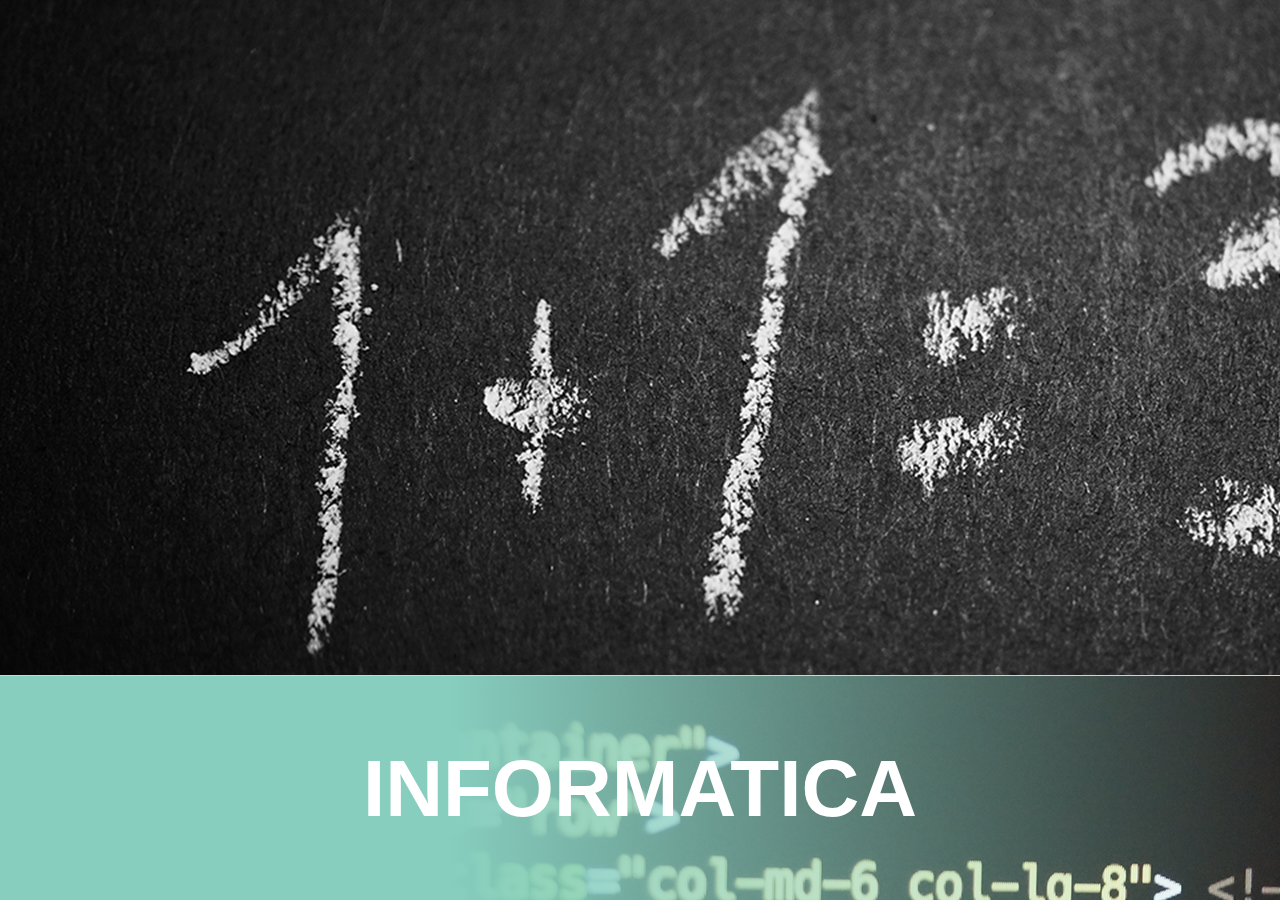
<file: index.html>
﻿<!DOCTYPE html>
<html>
<head>
    <meta charset="utf-8" />
    <meta name="viewport" content="width=device-width, initial-scale=1.0">
    <link href="css/reset.css" rel="stylesheet" />
    <link href="css/style.css" rel="stylesheet" />
    <title>Mate-info</title>
</head>
<body>
    <div id="container-index">
        <section id="mate"><p class="text-mate">Matematica</p></section>
        <section id="info"><p class="text-info">Informatica</p></section>
    </div>
</body>
<script src="https://code.jquery.com/jquery-3.3.1.min.js"
        integrity="sha256-FgpCb/KJQlLNfOu91ta32o/NMZxltwRo8QtmkMRdAu8="
        crossorigin="anonymous"></script>
<script src="js/js.js"></script>
</html>
</file>
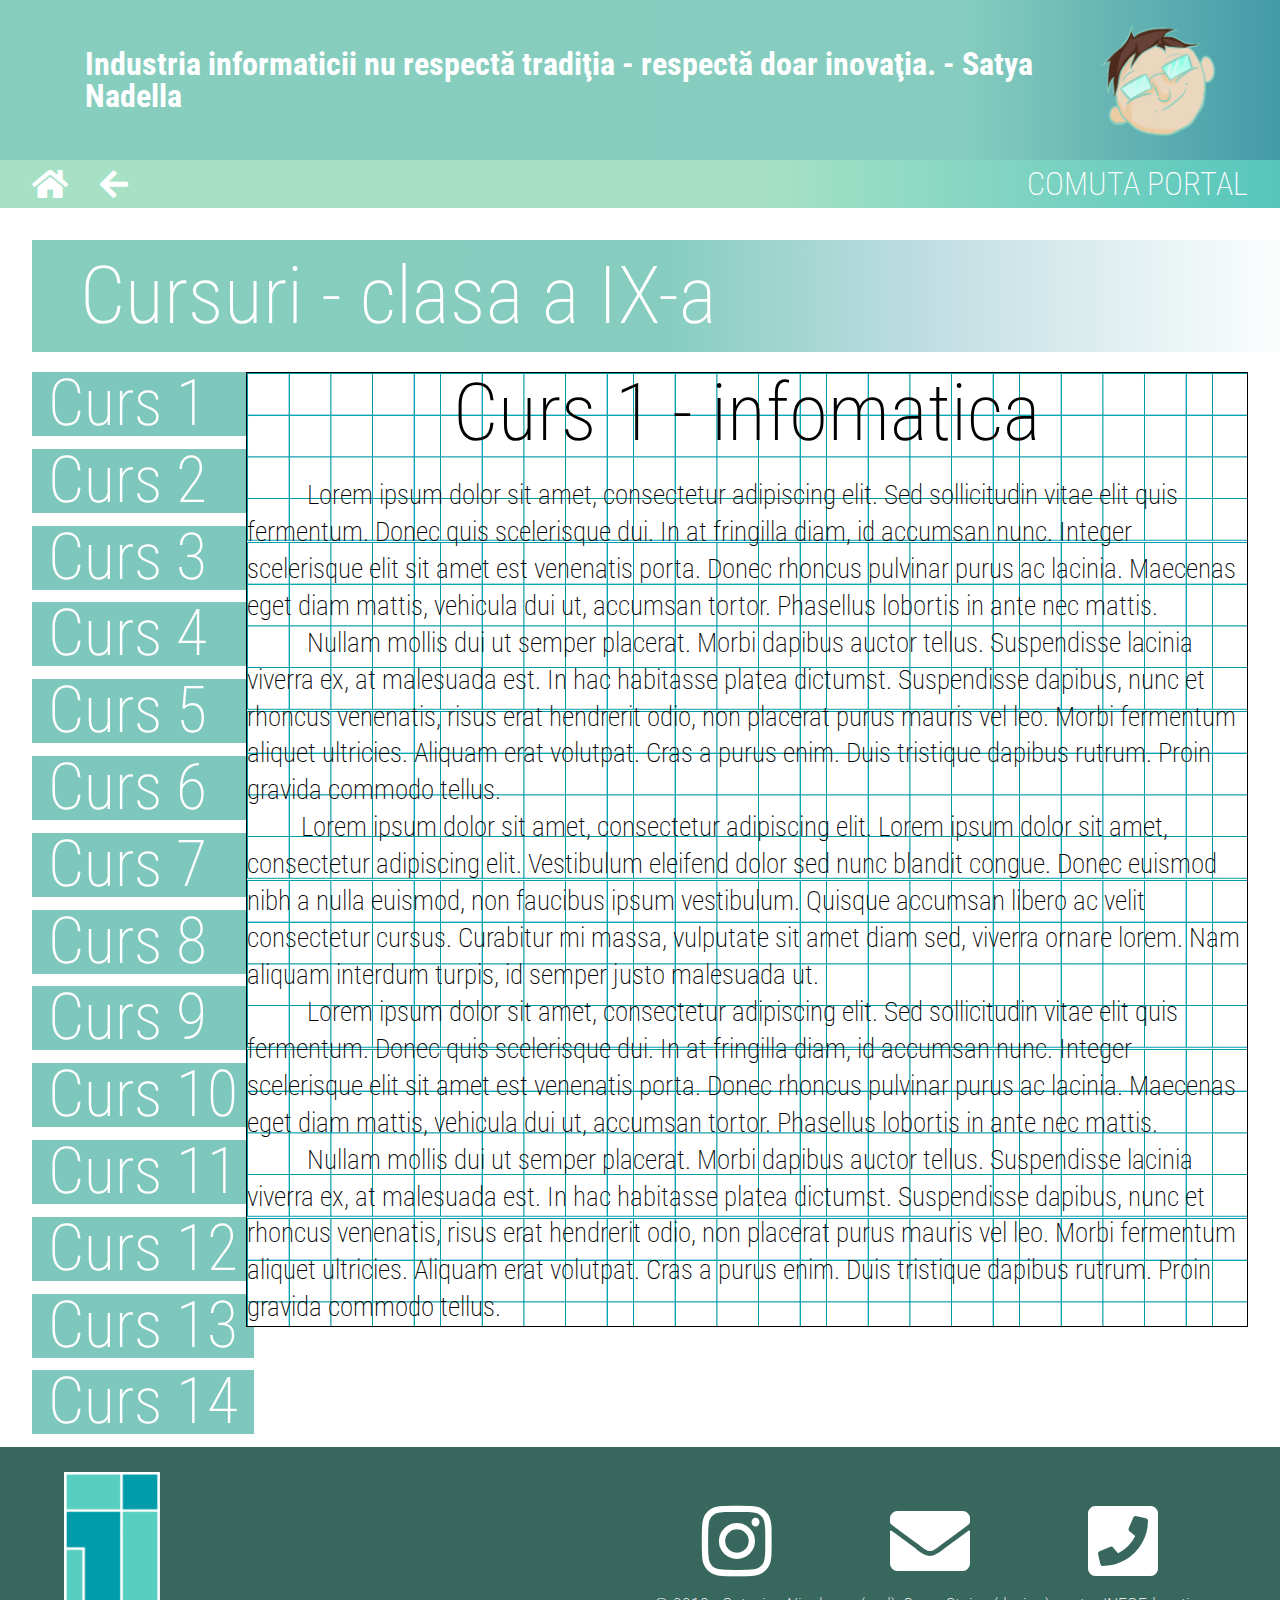
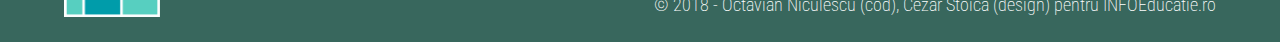
<file: cursuri-info.html>
﻿<!DOCTYPE html>
<html>
<head>
    <meta charset="utf-8" />
    <meta name="viewport" content="width=device-width, initial-scale=1.0">
    <link href="css/reset.css" rel="stylesheet" />
    <link href="css/fontawesome-all.min.css" rel="stylesheet" />
    <link href="https://fonts.googleapis.com/css?family=Roboto+Condensed:400,700" rel="stylesheet">
    <link href="css/style.css" rel="stylesheet" />
    <title>Cursuri Info</title>
</head>
<body>
    <div id="container-info">
        <section id="meniu-info">
            <header class="info-sus">
                <img src="img/info nerd.png" class="info-sus-nerd" />
                <h1 class="citat-info-sus">Industria informaticii nu respectă tradiţia - respectă doar inovaţia. - Satya Nadella</h1>
            </header>
            <nav class="nav-bar-pagina-info">
                <a href="index.html" class="home-info"><i class="fas fa-home"></i></a>
                <a href="pagina-info.html" class="back-mate"><i class="fas fa-arrow-left"></i></a>
                <a href="pagina-mate.html" class="comutare-info">COMUTA PORTAL</a>
            </nav>
            <article id="cursuri-info-centru">
                <h1 class="semestrul1-cursuri-info">Cursuri - clasa a IX-a</h1>
                <ul class="cursuri-info-lista">
                    <li class="cursuri-info-1">Curs 1</li>
                    <li class="cursuri-info-2">Curs 2</li>
                    <li class="cursuri-info-3">Curs 3</li>
                    <li>Curs 4</li>
                    <li>Curs 5</li>
                    <li>Curs 6</li>
                    <li>Curs 7</li>
                    <li>Curs 8</li>
                    <li>Curs 9</li>
                    <li>Curs 10</li>
                    <li>Curs 11</li>
                    <li>Curs 12</li>
                    <li>Curs 13</li>
                    <li>Curs 14</li>
                </ul>
                <aside class="fereastra-info-curs-1">
                    <h1 class="header-info-curs-1">Curs 1 - infomatica</h1>
                    <p>
                        &emsp; &emsp; Lorem ipsum dolor sit amet, consectetur adipiscing elit. Sed sollicitudin vitae elit quis fermentum. Donec quis scelerisque dui. In at fringilla diam, id accumsan nunc. Integer scelerisque elit sit amet est venenatis porta. Donec rhoncus pulvinar purus ac lacinia. Maecenas eget diam mattis, vehicula dui ut, accumsan tortor. Phasellus lobortis in ante nec mattis.<br />
                        &emsp; &emsp; Nullam mollis dui ut semper placerat. Morbi dapibus auctor tellus. Suspendisse lacinia viverra ex, at malesuada est. In hac habitasse platea dictumst. Suspendisse dapibus, nunc et rhoncus venenatis, risus erat hendrerit odio, non placerat purus mauris vel leo. Morbi fermentum aliquet ultricies. Aliquam erat volutpat. Cras a purus enim. Duis tristique dapibus rutrum. Proin gravida commodo tellus.<br />

                        &emsp; &emsp;Lorem ipsum dolor sit amet, consectetur adipiscing elit. Lorem ipsum dolor sit amet, consectetur adipiscing elit. Vestibulum eleifend dolor sed nunc blandit congue. Donec euismod nibh a nulla euismod, non faucibus ipsum vestibulum. Quisque accumsan libero ac velit consectetur cursus. Curabitur mi massa, vulputate sit amet diam sed, viverra ornare lorem. Nam aliquam interdum turpis, id semper justo malesuada ut. <br />
                        &emsp; &emsp; Lorem ipsum dolor sit amet, consectetur adipiscing elit. Sed sollicitudin vitae elit quis fermentum. Donec quis scelerisque dui. In at fringilla diam, id accumsan nunc. Integer scelerisque elit sit amet est venenatis porta. Donec rhoncus pulvinar purus ac lacinia. Maecenas eget diam mattis, vehicula dui ut, accumsan tortor. Phasellus lobortis in ante nec mattis.<br />
                        &emsp; &emsp; Nullam mollis dui ut semper placerat. Morbi dapibus auctor tellus. Suspendisse lacinia viverra ex, at malesuada est. In hac habitasse platea dictumst. Suspendisse dapibus, nunc et rhoncus venenatis, risus erat hendrerit odio, non placerat purus mauris vel leo. Morbi fermentum aliquet ultricies. Aliquam erat volutpat. Cras a purus enim. Duis tristique dapibus rutrum. Proin gravida commodo tellus.<br />
                    </p>
                </aside>
                <aside class="fereastra-info-curs-2">
                    <h1 class="header-info-curs-2">Curs 2 - infomatica</h1>
                    <p>
                        &emsp; &emsp; Lorem ipsum dolor sit amet, consectetur adipiscing elit. Sed sollicitudin vitae elit quis fermentum. Donec quis scelerisque dui. In at fringilla diam, id accumsan nunc. Integer scelerisque elit sit amet est venenatis porta. Donec rhoncus pulvinar purus ac lacinia. Maecenas eget diam mattis, vehicula dui ut, accumsan tortor. Phasellus lobortis in ante nec mattis.<br />
                        &emsp; &emsp; Nullam mollis dui ut semper placerat. Morbi dapibus auctor tellus. Suspendisse lacinia viverra ex, at malesuada est. In hac habitasse platea dictumst. Suspendisse dapibus, nunc et rhoncus venenatis, risus erat hendrerit odio, non placerat purus mauris vel leo. Morbi fermentum aliquet ultricies. Aliquam erat volutpat. Cras a purus enim. Duis tristique dapibus rutrum. Proin gravida commodo tellus.<br />

                        &emsp; &emsp;Lorem ipsum dolor sit amet, consectetur adipiscing elit. Lorem ipsum dolor sit amet, consectetur adipiscing elit. Vestibulum eleifend dolor sed nunc blandit congue. Donec euismod nibh a nulla euismod, non faucibus ipsum vestibulum. Quisque accumsan libero ac velit consectetur cursus. Curabitur mi massa, vulputate sit amet diam sed, viverra ornare lorem. Nam aliquam interdum turpis, id semper justo malesuada ut. <br />
                        &emsp; &emsp; Lorem ipsum dolor sit amet, consectetur adipiscing elit. Sed sollicitudin vitae elit quis fermentum. Donec quis scelerisque dui. In at fringilla diam, id accumsan nunc. Integer scelerisque elit sit amet est venenatis porta. Donec rhoncus pulvinar purus ac lacinia. Maecenas eget diam mattis, vehicula dui ut, accumsan tortor. Phasellus lobortis in ante nec mattis.<br />
                        &emsp; &emsp; Nullam mollis dui ut semper placerat. Morbi dapibus auctor tellus. Suspendisse lacinia viverra ex, at malesuada est. In hac habitasse platea dictumst. Suspendisse dapibus, nunc et rhoncus venenatis, risus erat hendrerit odio, non placerat purus mauris vel leo. Morbi fermentum aliquet ultricies. Aliquam erat volutpat. Cras a purus enim. Duis tristique dapibus rutrum. Proin gravida commodo tellus.<br />
                    </p>
                </aside>
                <aside class="fereastra-info-curs-3">
                    <h1 class="header-info-curs-3">Curs 3 - infomatica</h1>
                    <p>
                        &emsp; &emsp; Lorem ipsum dolor sit amet, consectetur adipiscing elit. Sed sollicitudin vitae elit quis fermentum. Donec quis scelerisque dui. In at fringilla diam, id accumsan nunc. Integer scelerisque elit sit amet est venenatis porta. Donec rhoncus pulvinar purus ac lacinia. Maecenas eget diam mattis, vehicula dui ut, accumsan tortor. Phasellus lobortis in ante nec mattis.<br />
                        &emsp; &emsp; Nullam mollis dui ut semper placerat. Morbi dapibus auctor tellus. Suspendisse lacinia viverra ex, at malesuada est. In hac habitasse platea dictumst. Suspendisse dapibus, nunc et rhoncus venenatis, risus erat hendrerit odio, non placerat purus mauris vel leo. Morbi fermentum aliquet ultricies. Aliquam erat volutpat. Cras a purus enim. Duis tristique dapibus rutrum. Proin gravida commodo tellus.<br />

                        &emsp; &emsp;Lorem ipsum dolor sit amet, consectetur adipiscing elit. Lorem ipsum dolor sit amet, consectetur adipiscing elit. Vestibulum eleifend dolor sed nunc blandit congue. Donec euismod nibh a nulla euismod, non faucibus ipsum vestibulum. Quisque accumsan libero ac velit consectetur cursus. Curabitur mi massa, vulputate sit amet diam sed, viverra ornare lorem. Nam aliquam interdum turpis, id semper justo malesuada ut. <br />
                        &emsp; &emsp; Lorem ipsum dolor sit amet, consectetur adipiscing elit. Sed sollicitudin vitae elit quis fermentum. Donec quis scelerisque dui. In at fringilla diam, id accumsan nunc. Integer scelerisque elit sit amet est venenatis porta. Donec rhoncus pulvinar purus ac lacinia. Maecenas eget diam mattis, vehicula dui ut, accumsan tortor. Phasellus lobortis in ante nec mattis.<br />
                        &emsp; &emsp; Nullam mollis dui ut semper placerat. Morbi dapibus auctor tellus. Suspendisse lacinia viverra ex, at malesuada est. In hac habitasse platea dictumst. Suspendisse dapibus, nunc et rhoncus venenatis, risus erat hendrerit odio, non placerat purus mauris vel leo. Morbi fermentum aliquet ultricies. Aliquam erat volutpat. Cras a purus enim. Duis tristique dapibus rutrum. Proin gravida commodo tellus.<br />
                    </p>
                </aside>
            </article>
            <footer class="info-jos">
                <div id="contact-footer">
                    <img src="img/logo web .png" class="logo-mateinfo" />
                    <div class="footer-social">
                        <i class="fab fa-instagram"></i>
                        <i class="fas fa-envelope"></i>
                        <i class="fas fa-phone-square"></i>
                        <h6 class="info-jos-text">© 2018 - Octavian Niculescu (cod), Cezar Stoica (design) pentru INFOEducatie.ro</h6>
                    </div>
                </div>

            </footer>
        </section>
    </div>
</body>
<script src="https://code.jquery.com/jquery-3.3.1.min.js"
        integrity="sha256-FgpCb/KJQlLNfOu91ta32o/NMZxltwRo8QtmkMRdAu8="
        crossorigin="anonymous"></script>
<script src="js/js.js"></script>
</html>
</file>
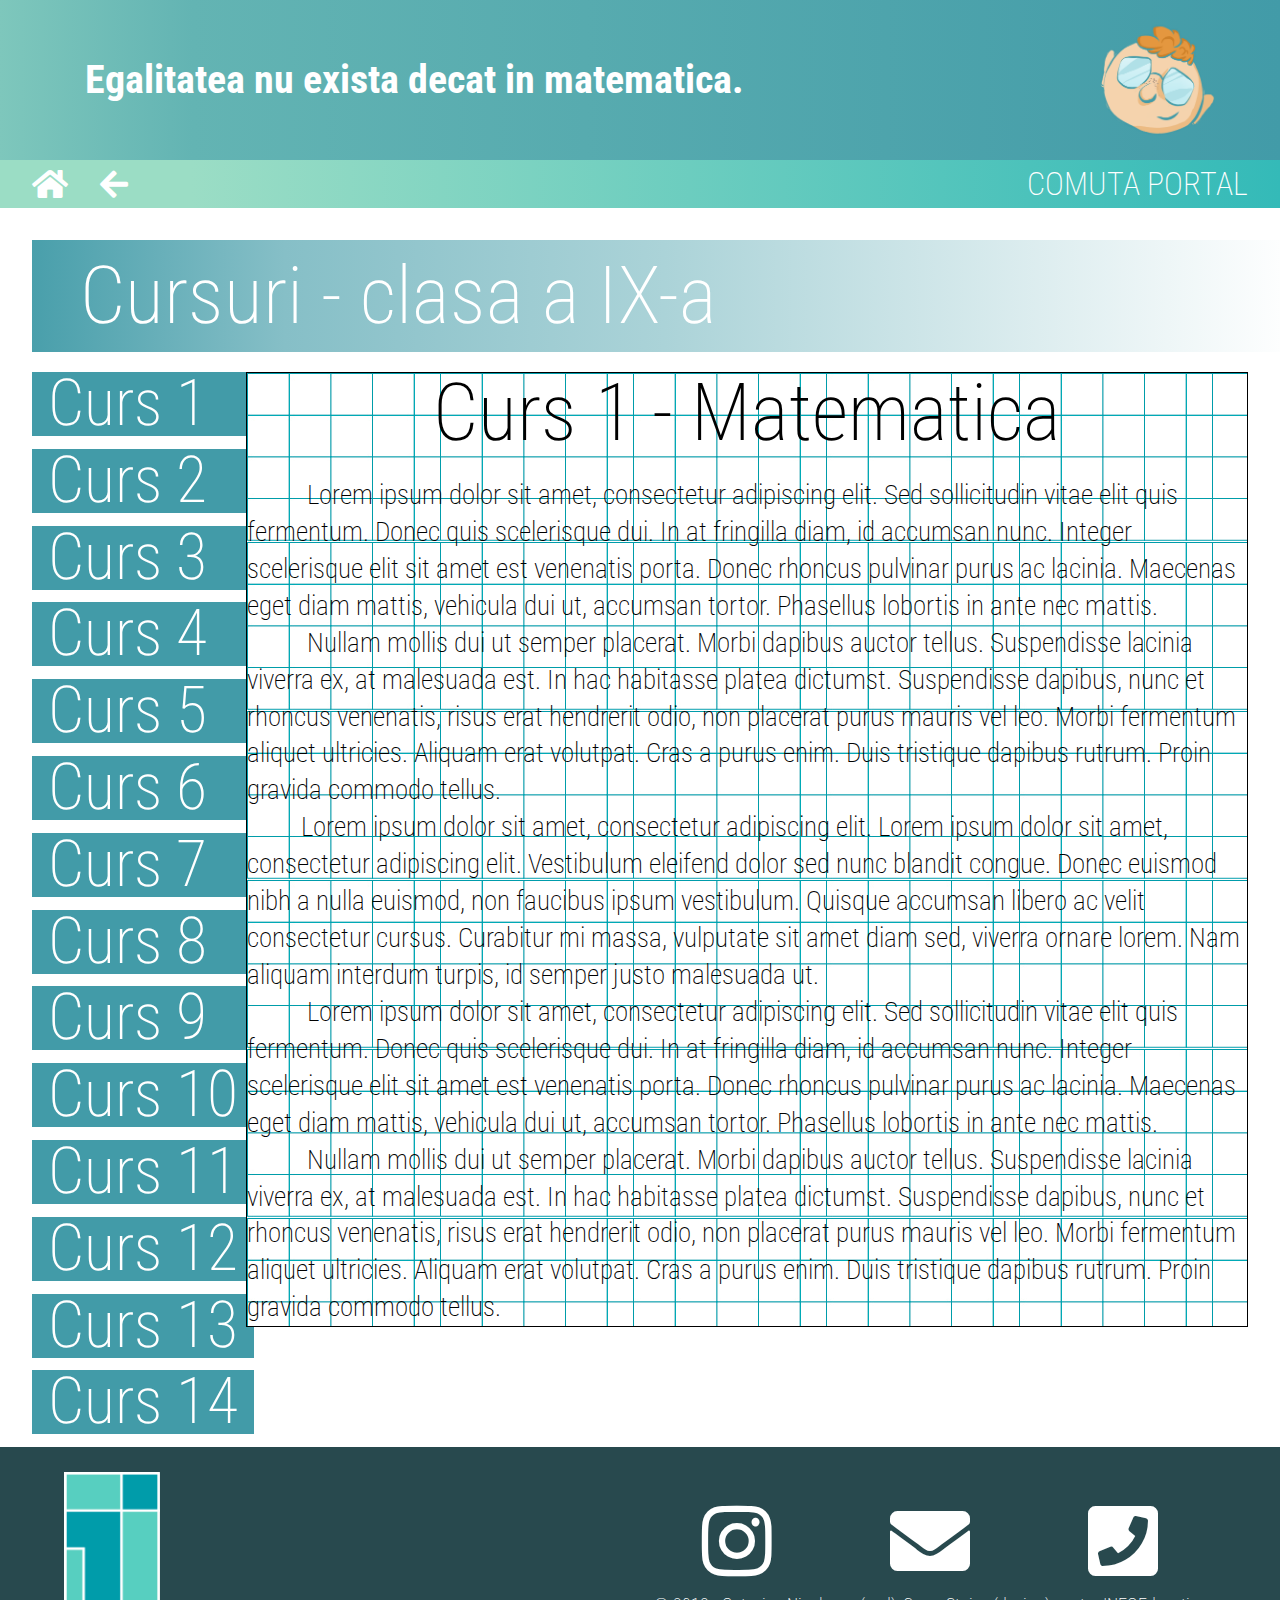
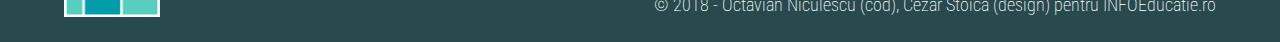
<file: cursuri-mate.html>
﻿<!DOCTYPE html>
<html>
<head>
    <meta charset="utf-8" />
    <meta name="viewport" content="width=device-width, initial-scale=1.0">
    <link href="css/reset.css" rel="stylesheet" />
    <link href="css/fontawesome-all.min.css" rel="stylesheet" />
    <link href="https://fonts.googleapis.com/css?family=Roboto+Condensed:400,700" rel="stylesheet">
    <link href="css/style.css" rel="stylesheet" />
    <title>Cursuri Mate</title>
</head>
<body>
    <div id="container-mate">
        <section id="cursuri-mate-container">
            <header class="mate-sus">
                <img src="img/mate nerd.png" class="mate-sus-nerd" />
                <h1 class="citat-mate-sus">Egalitatea nu exista decat in matematica.</h1>
            </header>
            <nav class="nav-bar-pagina-mate">
                <a href="index.html" class="home-mate"><i class="fas fa-home"></i></a>
                <a href="pagina-mate.html" class="back-mate"><i class="fas fa-arrow-left"></i></a>
                <a href="pagina-info.html" class="comutare-mate">COMUTA PORTAL</a>
            </nav>
            <article id="cursuri-mate-centru">
                <h1 class="semestrul1-cursuri-mate">Cursuri - clasa a IX-a</h1>
                <ul class="cursuri-mate-lista">
                    <li class="cursuri-mate-1">Curs 1</li>
                    <li class="cursuri-mate-2">Curs 2</li>
                    <li class="cursuri-mate-3">Curs 3</li>
                    <li>Curs 4</li>
                    <li>Curs 5</li>
                    <li>Curs 6</li>
                    <li>Curs 7</li>
                    <li>Curs 8</li>
                    <li>Curs 9</li>
                    <li>Curs 10</li>
                    <li>Curs 11</li>
                    <li>Curs 12</li>
                    <li>Curs 13</li>
                    <li>Curs 14</li>
                </ul>
                <aside class="fereastra-mate-curs-1">
                    <h1 class="header-mate-curs-1">Curs 1 - Matematica</h1>
                    <p>&emsp; &emsp; Lorem ipsum dolor sit amet, consectetur adipiscing elit. Sed sollicitudin vitae elit quis fermentum. Donec quis scelerisque dui. In at fringilla diam, id accumsan nunc. Integer scelerisque elit sit amet est venenatis porta. Donec rhoncus pulvinar purus ac lacinia. Maecenas eget diam mattis, vehicula dui ut, accumsan tortor. Phasellus lobortis in ante nec mattis.<br/>
                        &emsp; &emsp; Nullam mollis dui ut semper placerat. Morbi dapibus auctor tellus. Suspendisse lacinia viverra ex, at malesuada est. In hac habitasse platea dictumst. Suspendisse dapibus, nunc et rhoncus venenatis, risus erat hendrerit odio, non placerat purus mauris vel leo. Morbi fermentum aliquet ultricies. Aliquam erat volutpat. Cras a purus enim. Duis tristique dapibus rutrum. Proin gravida commodo tellus.<br/>

                        &emsp; &emsp;Lorem ipsum dolor sit amet, consectetur adipiscing elit. Lorem ipsum dolor sit amet, consectetur adipiscing elit. Vestibulum eleifend dolor sed nunc blandit congue. Donec euismod nibh a nulla euismod, non faucibus ipsum vestibulum. Quisque accumsan libero ac velit consectetur cursus. Curabitur mi massa, vulputate sit amet diam sed, viverra ornare lorem. Nam aliquam interdum turpis, id semper justo malesuada ut. <br/>
                        &emsp; &emsp; Lorem ipsum dolor sit amet, consectetur adipiscing elit. Sed sollicitudin vitae elit quis fermentum. Donec quis scelerisque dui. In at fringilla diam, id accumsan nunc. Integer scelerisque elit sit amet est venenatis porta. Donec rhoncus pulvinar purus ac lacinia. Maecenas eget diam mattis, vehicula dui ut, accumsan tortor. Phasellus lobortis in ante nec mattis.<br />
                        &emsp; &emsp; Nullam mollis dui ut semper placerat. Morbi dapibus auctor tellus. Suspendisse lacinia viverra ex, at malesuada est. In hac habitasse platea dictumst. Suspendisse dapibus, nunc et rhoncus venenatis, risus erat hendrerit odio, non placerat purus mauris vel leo. Morbi fermentum aliquet ultricies. Aliquam erat volutpat. Cras a purus enim. Duis tristique dapibus rutrum. Proin gravida commodo tellus.<br /></p>
                </aside>
                <aside class="fereastra-mate-curs-2">
                    <h1 class="header-mate-curs-2">Curs 2 - Matematica</h1>
                    <p>
                        &emsp; &emsp; Lorem ipsum dolor sit amet, consectetur adipiscing elit. Sed sollicitudin vitae elit quis fermentum. Donec quis scelerisque dui. In at fringilla diam, id accumsan nunc. Integer scelerisque elit sit amet est venenatis porta. Donec rhoncus pulvinar purus ac lacinia. Maecenas eget diam mattis, vehicula dui ut, accumsan tortor. Phasellus lobortis in ante nec mattis.<br />
                        &emsp; &emsp; Nullam mollis dui ut semper placerat. Morbi dapibus auctor tellus. Suspendisse lacinia viverra ex, at malesuada est. In hac habitasse platea dictumst. Suspendisse dapibus, nunc et rhoncus venenatis, risus erat hendrerit odio, non placerat purus mauris vel leo. Morbi fermentum aliquet ultricies. Aliquam erat volutpat. Cras a purus enim. Duis tristique dapibus rutrum. Proin gravida commodo tellus.<br />

                        &emsp; &emsp;Lorem ipsum dolor sit amet, consectetur adipiscing elit. Lorem ipsum dolor sit amet, consectetur adipiscing elit. Vestibulum eleifend dolor sed nunc blandit congue. Donec euismod nibh a nulla euismod, non faucibus ipsum vestibulum. Quisque accumsan libero ac velit consectetur cursus. Curabitur mi massa, vulputate sit amet diam sed, viverra ornare lorem. Nam aliquam interdum turpis, id semper justo malesuada ut. <br />
                        &emsp; &emsp; Lorem ipsum dolor sit amet, consectetur adipiscing elit. Sed sollicitudin vitae elit quis fermentum. Donec quis scelerisque dui. In at fringilla diam, id accumsan nunc. Integer scelerisque elit sit amet est venenatis porta. Donec rhoncus pulvinar purus ac lacinia. Maecenas eget diam mattis, vehicula dui ut, accumsan tortor. Phasellus lobortis in ante nec mattis.<br />
                        &emsp; &emsp; Nullam mollis dui ut semper placerat. Morbi dapibus auctor tellus. Suspendisse lacinia viverra ex, at malesuada est. In hac habitasse platea dictumst. Suspendisse dapibus, nunc et rhoncus venenatis, risus erat hendrerit odio, non placerat purus mauris vel leo. Morbi fermentum aliquet ultricies. Aliquam erat volutpat. Cras a purus enim. Duis tristique dapibus rutrum. Proin gravida commodo tellus.<br />
                    </p>
                </aside>
                <aside class="fereastra-mate-curs-3">
                    <h1 class="header-mate-curs-3">Curs 3 - Matematica</h1>
                    <p>
                        &emsp; &emsp; Lorem ipsum dolor sit amet, consectetur adipiscing elit. Sed sollicitudin vitae elit quis fermentum. Donec quis scelerisque dui. In at fringilla diam, id accumsan nunc. Integer scelerisque elit sit amet est venenatis porta. Donec rhoncus pulvinar purus ac lacinia. Maecenas eget diam mattis, vehicula dui ut, accumsan tortor. Phasellus lobortis in ante nec mattis.<br />
                        &emsp; &emsp; Nullam mollis dui ut semper placerat. Morbi dapibus auctor tellus. Suspendisse lacinia viverra ex, at malesuada est. In hac habitasse platea dictumst. Suspendisse dapibus, nunc et rhoncus venenatis, risus erat hendrerit odio, non placerat purus mauris vel leo. Morbi fermentum aliquet ultricies. Aliquam erat volutpat. Cras a purus enim. Duis tristique dapibus rutrum. Proin gravida commodo tellus.<br />

                        &emsp; &emsp;Lorem ipsum dolor sit amet, consectetur adipiscing elit. Lorem ipsum dolor sit amet, consectetur adipiscing elit. Vestibulum eleifend dolor sed nunc blandit congue. Donec euismod nibh a nulla euismod, non faucibus ipsum vestibulum. Quisque accumsan libero ac velit consectetur cursus. Curabitur mi massa, vulputate sit amet diam sed, viverra ornare lorem. Nam aliquam interdum turpis, id semper justo malesuada ut. <br />
                        &emsp; &emsp; Lorem ipsum dolor sit amet, consectetur adipiscing elit. Sed sollicitudin vitae elit quis fermentum. Donec quis scelerisque dui. In at fringilla diam, id accumsan nunc. Integer scelerisque elit sit amet est venenatis porta. Donec rhoncus pulvinar purus ac lacinia. Maecenas eget diam mattis, vehicula dui ut, accumsan tortor. Phasellus lobortis in ante nec mattis.<br />
                        &emsp; &emsp; Nullam mollis dui ut semper placerat. Morbi dapibus auctor tellus. Suspendisse lacinia viverra ex, at malesuada est. In hac habitasse platea dictumst. Suspendisse dapibus, nunc et rhoncus venenatis, risus erat hendrerit odio, non placerat purus mauris vel leo. Morbi fermentum aliquet ultricies. Aliquam erat volutpat. Cras a purus enim. Duis tristique dapibus rutrum. Proin gravida commodo tellus.<br />
                    </p>
                </aside>
            </article>
            <footer class="mate-jos">
                <div id="contact-footer">
                    <img src="img/logo web .png" class="logo-mateinfo" />
                    <div class="footer-social">
                        <i class="fab fa-instagram"></i>
                        <i class="fas fa-envelope"></i>
                        <i class="fas fa-phone-square"></i>
                        <h6 class="mate-jos-text">© 2018 - Octavian Niculescu (cod), Cezar Stoica (design) pentru INFOEducatie.ro</h6>
                    </div>
                </div>

            </footer>
        </section>
    </div>
</body>
<script src="https://code.jquery.com/jquery-3.3.1.min.js"
        integrity="sha256-FgpCb/KJQlLNfOu91ta32o/NMZxltwRo8QtmkMRdAu8="
        crossorigin="anonymous"></script>
<script src="js/js.js"></script>
</html>
</file>
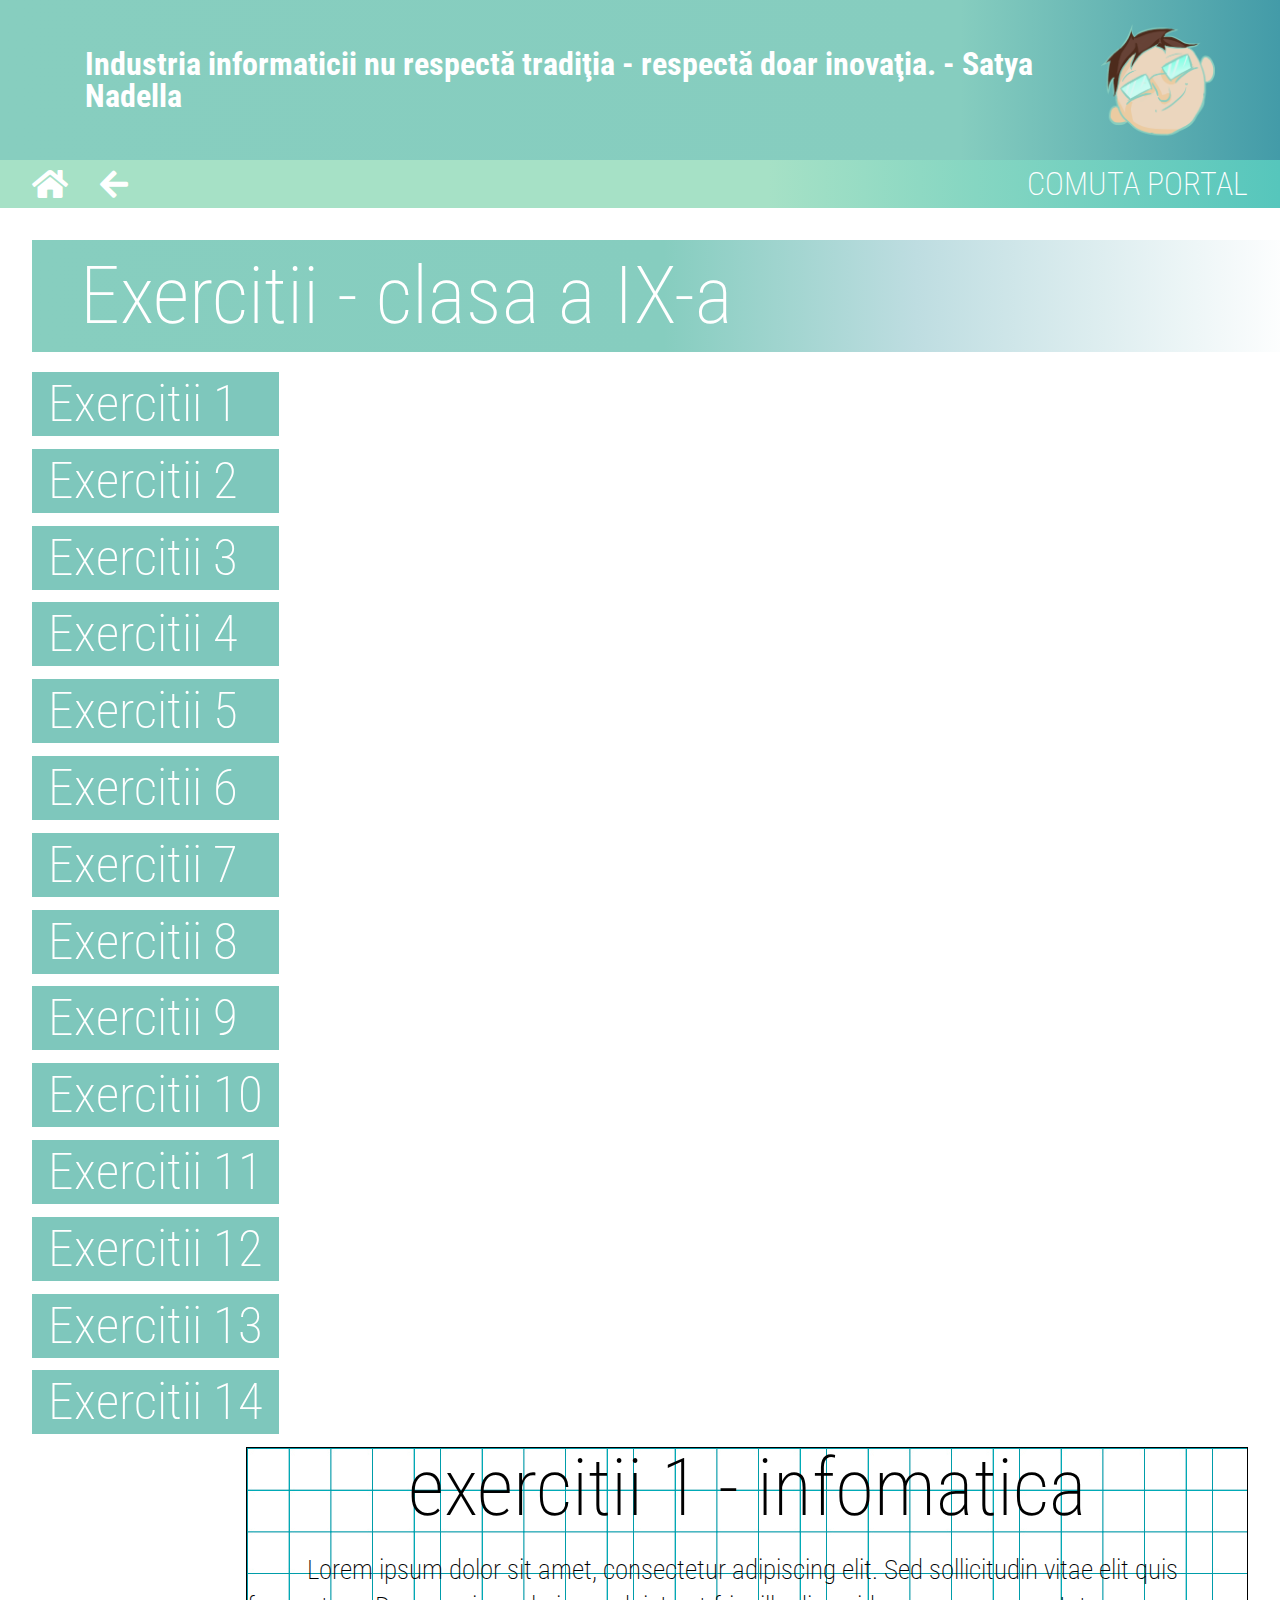
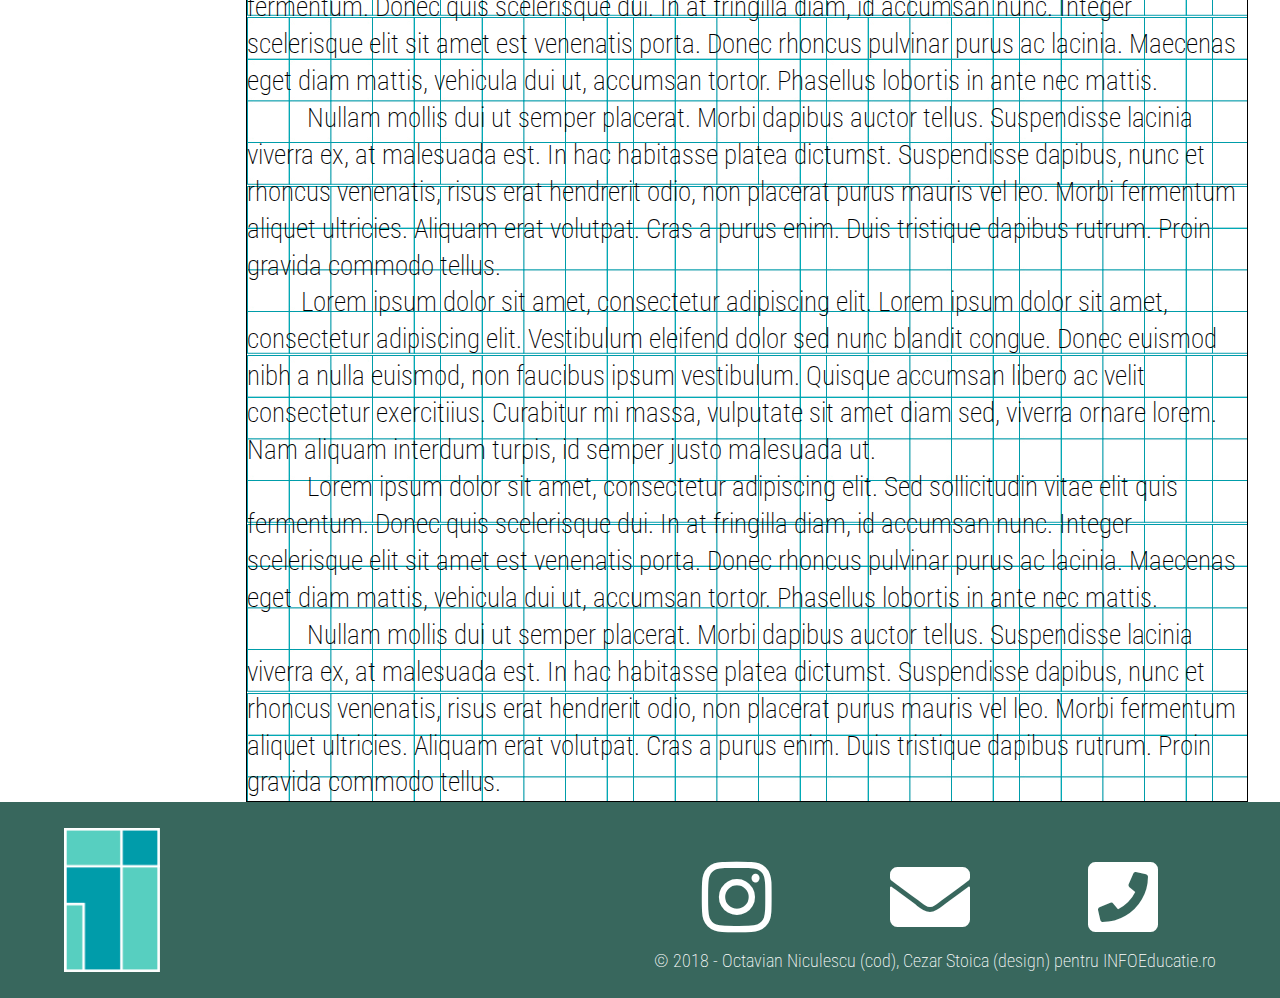
<file: exercitii-info.html>
﻿<!DOCTYPE html>
<html>
<head>
    <meta charset="utf-8" />
    <meta name="viewport" content="width=device-width, initial-scale=1.0">
    <link href="css/reset.css" rel="stylesheet" />
    <link href="css/fontawesome-all.min.css" rel="stylesheet" />
    <link href="https://fonts.googleapis.com/css?family=Roboto+Condensed:400,700" rel="stylesheet">
    <link href="css/style.css" rel="stylesheet" />
    <title>exercitii Info</title>
</head>
<body>
    <div id="container-info">
        <section id="meniu-info">
            <header class="info-sus">
                <img src="img/info nerd.png" class="info-sus-nerd" />
                <h1 class="citat-info-sus">Industria informaticii nu respectă tradiţia - respectă doar inovaţia. - Satya Nadella</h1>
            </header>
            <nav class="nav-bar-pagina-info">
                <a href="index.html" class="home-info"><i class="fas fa-home"></i></a>
                <a href="pagina-info.html" class="back-mate"><i class="fas fa-arrow-left"></i></a>
                <a href="pagina-mate.html" class="comutare-info">COMUTA PORTAL</a>
            </nav>
            <article id="exercitii-info-centru">
                <h1 class="semestrul1-exercitii-info">Exercitii - clasa a IX-a</h1>
                <ul class="exercitii-info-lista">
                    <li class="exercitii-info-1">exercitii 1</li>
                    <li class="exercitii-info-2">exercitii 2</li>
                    <li class="exercitii-info-3">exercitii 3</li>
                    <li>exercitii 4</li>
                    <li>exercitii 5</li>
                    <li>exercitii 6</li>
                    <li>exercitii 7</li>
                    <li>exercitii 8</li>
                    <li>exercitii 9</li>
                    <li>exercitii 10</li>
                    <li>exercitii 11</li>
                    <li>exercitii 12</li>
                    <li>exercitii 13</li>
                    <li>exercitii 14</li>
                </ul>
                <aside class="fereastra-info-exercitii-1">
                    <h1 class="header-info-exercitii-1">exercitii 1 - infomatica</h1>
                    <p>
                        &emsp; &emsp; Lorem ipsum dolor sit amet, consectetur adipiscing elit. Sed sollicitudin vitae elit quis fermentum. Donec quis scelerisque dui. In at fringilla diam, id accumsan nunc. Integer scelerisque elit sit amet est venenatis porta. Donec rhoncus pulvinar purus ac lacinia. Maecenas eget diam mattis, vehicula dui ut, accumsan tortor. Phasellus lobortis in ante nec mattis.<br />
                        &emsp; &emsp; Nullam mollis dui ut semper placerat. Morbi dapibus auctor tellus. Suspendisse lacinia viverra ex, at malesuada est. In hac habitasse platea dictumst. Suspendisse dapibus, nunc et rhoncus venenatis, risus erat hendrerit odio, non placerat purus mauris vel leo. Morbi fermentum aliquet ultricies. Aliquam erat volutpat. Cras a purus enim. Duis tristique dapibus rutrum. Proin gravida commodo tellus.<br />

                        &emsp; &emsp;Lorem ipsum dolor sit amet, consectetur adipiscing elit. Lorem ipsum dolor sit amet, consectetur adipiscing elit. Vestibulum eleifend dolor sed nunc blandit congue. Donec euismod nibh a nulla euismod, non faucibus ipsum vestibulum. Quisque accumsan libero ac velit consectetur exercitiius. Curabitur mi massa, vulputate sit amet diam sed, viverra ornare lorem. Nam aliquam interdum turpis, id semper justo malesuada ut. <br />
                        &emsp; &emsp; Lorem ipsum dolor sit amet, consectetur adipiscing elit. Sed sollicitudin vitae elit quis fermentum. Donec quis scelerisque dui. In at fringilla diam, id accumsan nunc. Integer scelerisque elit sit amet est venenatis porta. Donec rhoncus pulvinar purus ac lacinia. Maecenas eget diam mattis, vehicula dui ut, accumsan tortor. Phasellus lobortis in ante nec mattis.<br />
                        &emsp; &emsp; Nullam mollis dui ut semper placerat. Morbi dapibus auctor tellus. Suspendisse lacinia viverra ex, at malesuada est. In hac habitasse platea dictumst. Suspendisse dapibus, nunc et rhoncus venenatis, risus erat hendrerit odio, non placerat purus mauris vel leo. Morbi fermentum aliquet ultricies. Aliquam erat volutpat. Cras a purus enim. Duis tristique dapibus rutrum. Proin gravida commodo tellus.<br />
                    </p>
                </aside>
                <aside class="fereastra-info-exercitii-2">
                    <h1 class="header-info-exercitii-2">exercitii 2 - infomatica</h1>
                    <p>
                        &emsp; &emsp; Lorem ipsum dolor sit amet, consectetur adipiscing elit. Sed sollicitudin vitae elit quis fermentum. Donec quis scelerisque dui. In at fringilla diam, id accumsan nunc. Integer scelerisque elit sit amet est venenatis porta. Donec rhoncus pulvinar purus ac lacinia. Maecenas eget diam mattis, vehicula dui ut, accumsan tortor. Phasellus lobortis in ante nec mattis.<br />
                        &emsp; &emsp; Nullam mollis dui ut semper placerat. Morbi dapibus auctor tellus. Suspendisse lacinia viverra ex, at malesuada est. In hac habitasse platea dictumst. Suspendisse dapibus, nunc et rhoncus venenatis, risus erat hendrerit odio, non placerat purus mauris vel leo. Morbi fermentum aliquet ultricies. Aliquam erat volutpat. Cras a purus enim. Duis tristique dapibus rutrum. Proin gravida commodo tellus.<br />

                        &emsp; &emsp;Lorem ipsum dolor sit amet, consectetur adipiscing elit. Lorem ipsum dolor sit amet, consectetur adipiscing elit. Vestibulum eleifend dolor sed nunc blandit congue. Donec euismod nibh a nulla euismod, non faucibus ipsum vestibulum. Quisque accumsan libero ac velit consectetur exercitiius. Curabitur mi massa, vulputate sit amet diam sed, viverra ornare lorem. Nam aliquam interdum turpis, id semper justo malesuada ut. <br />
                        &emsp; &emsp; Lorem ipsum dolor sit amet, consectetur adipiscing elit. Sed sollicitudin vitae elit quis fermentum. Donec quis scelerisque dui. In at fringilla diam, id accumsan nunc. Integer scelerisque elit sit amet est venenatis porta. Donec rhoncus pulvinar purus ac lacinia. Maecenas eget diam mattis, vehicula dui ut, accumsan tortor. Phasellus lobortis in ante nec mattis.<br />
                        &emsp; &emsp; Nullam mollis dui ut semper placerat. Morbi dapibus auctor tellus. Suspendisse lacinia viverra ex, at malesuada est. In hac habitasse platea dictumst. Suspendisse dapibus, nunc et rhoncus venenatis, risus erat hendrerit odio, non placerat purus mauris vel leo. Morbi fermentum aliquet ultricies. Aliquam erat volutpat. Cras a purus enim. Duis tristique dapibus rutrum. Proin gravida commodo tellus.<br />
                    </p>
                </aside>
                <aside class="fereastra-info-exercitii-3">
                    <h1 class="header-info-exercitii-3">exercitii 3 - infomatica</h1>
                    <p>
                        &emsp; &emsp; Lorem ipsum dolor sit amet, consectetur adipiscing elit. Sed sollicitudin vitae elit quis fermentum. Donec quis scelerisque dui. In at fringilla diam, id accumsan nunc. Integer scelerisque elit sit amet est venenatis porta. Donec rhoncus pulvinar purus ac lacinia. Maecenas eget diam mattis, vehicula dui ut, accumsan tortor. Phasellus lobortis in ante nec mattis.<br />
                        &emsp; &emsp; Nullam mollis dui ut semper placerat. Morbi dapibus auctor tellus. Suspendisse lacinia viverra ex, at malesuada est. In hac habitasse platea dictumst. Suspendisse dapibus, nunc et rhoncus venenatis, risus erat hendrerit odio, non placerat purus mauris vel leo. Morbi fermentum aliquet ultricies. Aliquam erat volutpat. Cras a purus enim. Duis tristique dapibus rutrum. Proin gravida commodo tellus.<br />

                        &emsp; &emsp;Lorem ipsum dolor sit amet, consectetur adipiscing elit. Lorem ipsum dolor sit amet, consectetur adipiscing elit. Vestibulum eleifend dolor sed nunc blandit congue. Donec euismod nibh a nulla euismod, non faucibus ipsum vestibulum. Quisque accumsan libero ac velit consectetur exercitiius. Curabitur mi massa, vulputate sit amet diam sed, viverra ornare lorem. Nam aliquam interdum turpis, id semper justo malesuada ut. <br />
                        &emsp; &emsp; Lorem ipsum dolor sit amet, consectetur adipiscing elit. Sed sollicitudin vitae elit quis fermentum. Donec quis scelerisque dui. In at fringilla diam, id accumsan nunc. Integer scelerisque elit sit amet est venenatis porta. Donec rhoncus pulvinar purus ac lacinia. Maecenas eget diam mattis, vehicula dui ut, accumsan tortor. Phasellus lobortis in ante nec mattis.<br />
                        &emsp; &emsp; Nullam mollis dui ut semper placerat. Morbi dapibus auctor tellus. Suspendisse lacinia viverra ex, at malesuada est. In hac habitasse platea dictumst. Suspendisse dapibus, nunc et rhoncus venenatis, risus erat hendrerit odio, non placerat purus mauris vel leo. Morbi fermentum aliquet ultricies. Aliquam erat volutpat. Cras a purus enim. Duis tristique dapibus rutrum. Proin gravida commodo tellus.<br />
                    </p>
                </aside>
            </article>
            <footer class="info-jos">
                <div id="contact-footer">
                    <img src="img/logo web .png" class="logo-mateinfo" />
                    <div class="footer-social">
                        <i class="fab fa-instagram"></i>
                        <i class="fas fa-envelope"></i>
                        <i class="fas fa-phone-square"></i>
                        <h6 class="info-jos-text">© 2018 - Octavian Niculescu (cod), Cezar Stoica (design) pentru INFOEducatie.ro</h6>
                    </div>
                </div>

            </footer>
        </section>
    </div>
</body>
<script src="https://code.jquery.com/jquery-3.3.1.min.js"
        integrity="sha256-FgpCb/KJQlLNfOu91ta32o/NMZxltwRo8QtmkMRdAu8="
        crossorigin="anonymous"></script>
<script src="js/js.js"></script>
</html>
</file>
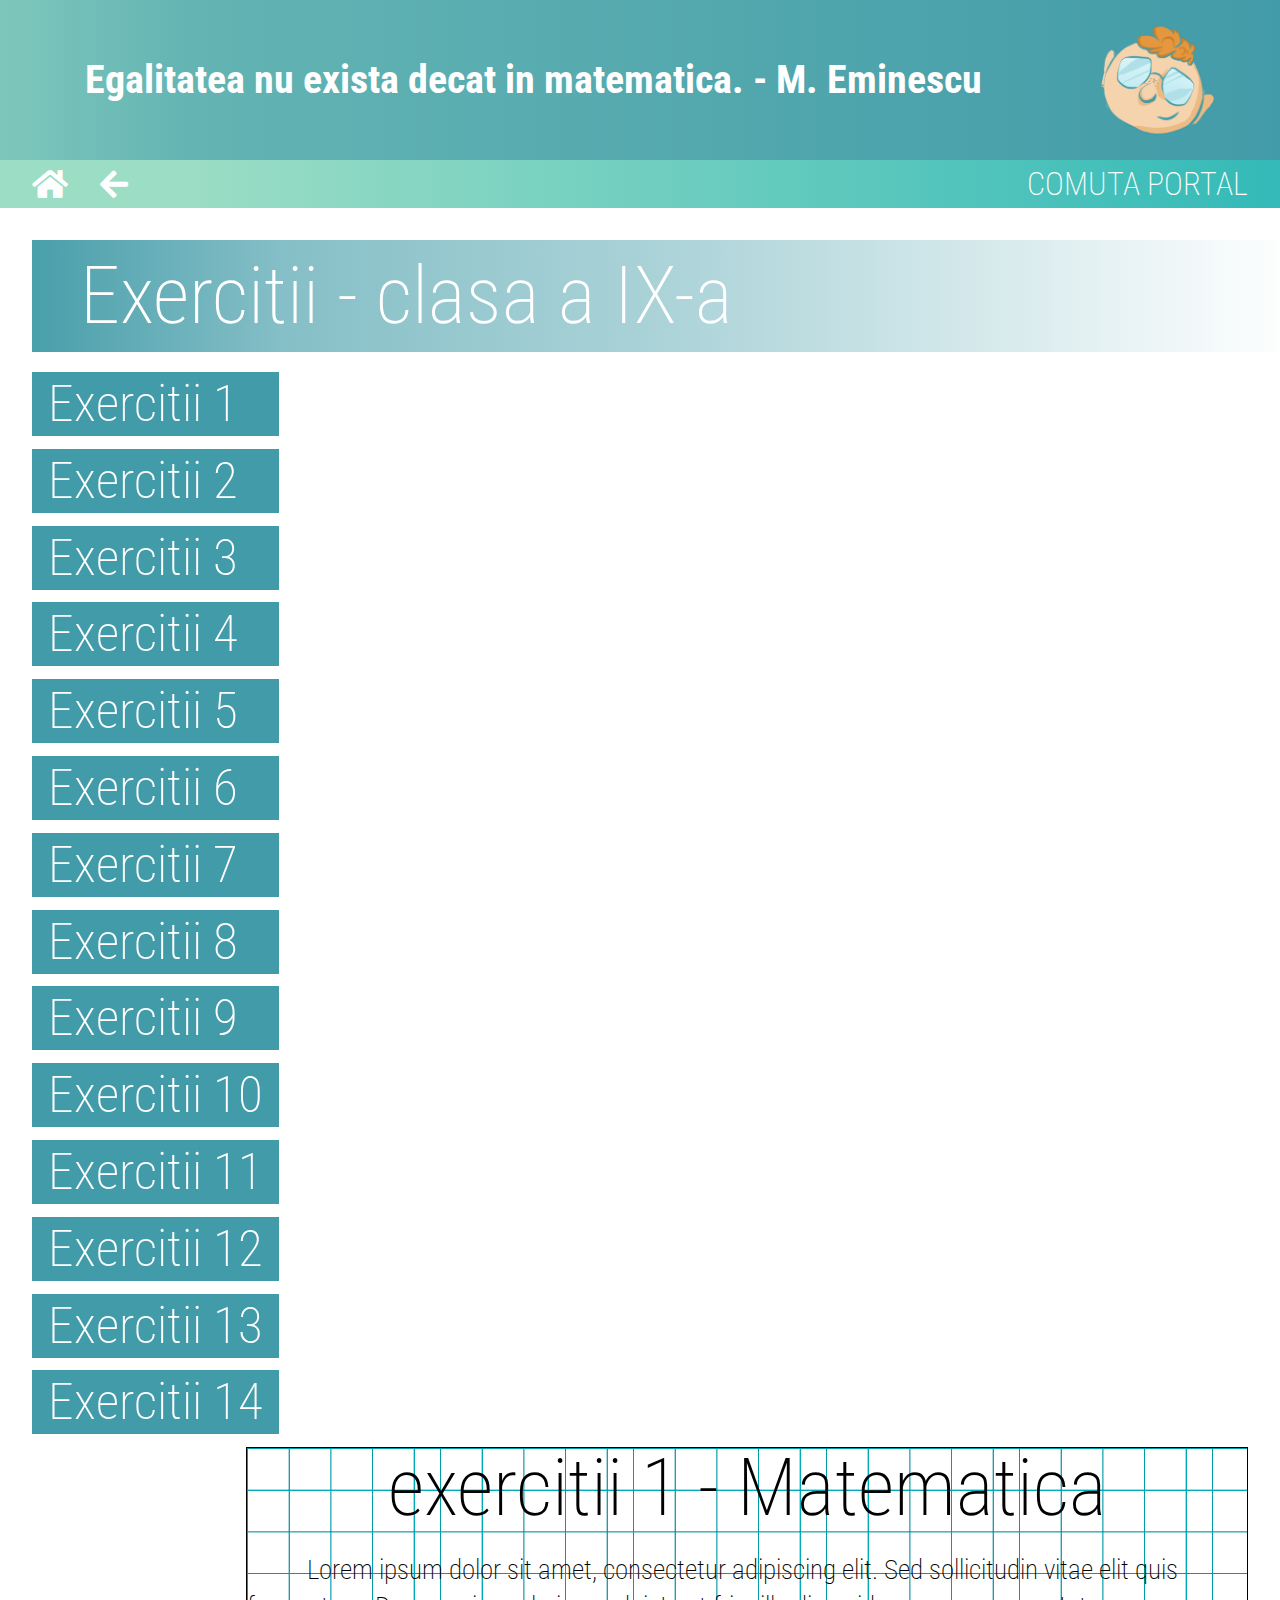
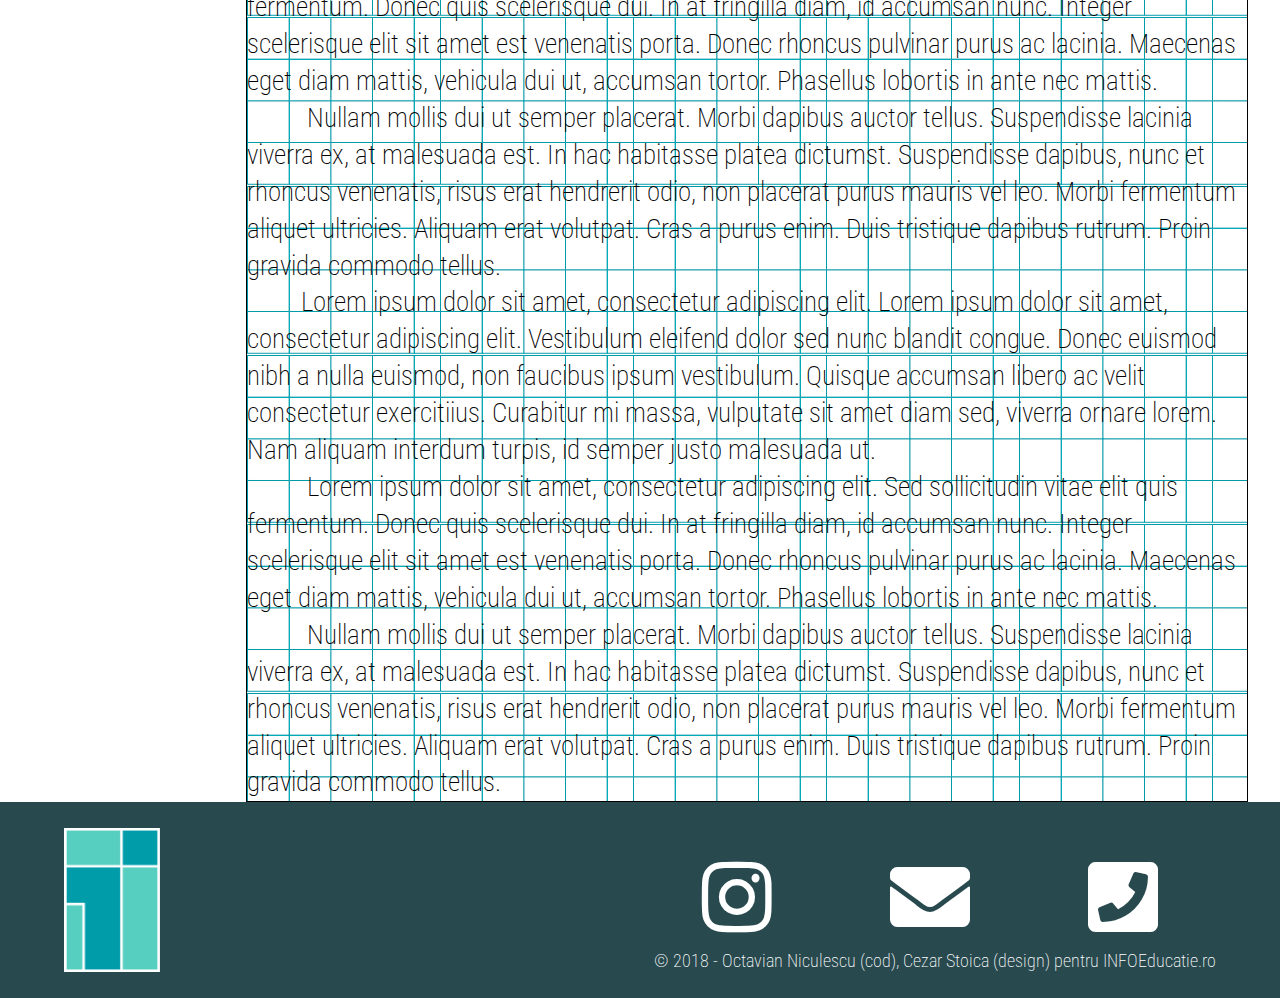
<file: exercitii-mate.html>
﻿<!DOCTYPE html>
<html>
<head>
    <meta charset="utf-8" />
    <meta name="viewport" content="width=device-width, initial-scale=1.0">
    <link href="css/reset.css" rel="stylesheet" />
    <link href="css/fontawesome-all.min.css" rel="stylesheet" />
    <link href="https://fonts.googleapis.com/css?family=Roboto+Condensed:400,700" rel="stylesheet">
    <link href="css/style.css" rel="stylesheet" />
    <title>Exercitii Mate</title>
</head>
<body>
    <div id="container-mate">
        <section id="exercitii-mate-container">
            <header class="mate-sus">
                <img src="img/mate nerd.png" class="mate-sus-nerd" />
                <h1 class="citat-mate-sus">Egalitatea nu exista decat in matematica. - M. Eminescu</h1>
            </header>
            <nav class="nav-bar-pagina-mate">
                <a href="index.html" class="home-mate"><i class="fas fa-home"></i></a>
                <a href="pagina-mate.html" class="back-mate"><i class="fas fa-arrow-left"></i></a>
                <a href="pagina-info.html" class="comutare-mate">COMUTA PORTAL</a>
            </nav>
            <article id="exercitii-mate-centru">
                <h1 class="semestrul1-exercitii-mate">Exercitii - clasa a IX-a</h1>
                <ul class="exercitii-mate-lista">
                    <li class="exercitii-mate-1">exercitii 1</li>
                    <li class="exercitii-mate-2">exercitii 2</li>
                    <li class="exercitii-mate-3">exercitii 3</li>
                    <li>exercitii 4</li>
                    <li>exercitii 5</li>
                    <li>exercitii 6</li>
                    <li>exercitii 7</li>
                    <li>exercitii 8</li>
                    <li>exercitii 9</li>
                    <li>exercitii 10</li>
                    <li>exercitii 11</li>
                    <li>exercitii 12</li>
                    <li>exercitii 13</li>
                    <li>exercitii 14</li>
                </ul>
                <aside class="fereastra-mate-exercitii-1">
                    <h1 class="header-mate-exercitii-1">exercitii 1 - Matematica</h1>
                    <p>
                        &emsp; &emsp; Lorem ipsum dolor sit amet, consectetur adipiscing elit. Sed sollicitudin vitae elit quis fermentum. Donec quis scelerisque dui. In at fringilla diam, id accumsan nunc. Integer scelerisque elit sit amet est venenatis porta. Donec rhoncus pulvinar purus ac lacinia. Maecenas eget diam mattis, vehicula dui ut, accumsan tortor. Phasellus lobortis in ante nec mattis.<br />
                        &emsp; &emsp; Nullam mollis dui ut semper placerat. Morbi dapibus auctor tellus. Suspendisse lacinia viverra ex, at malesuada est. In hac habitasse platea dictumst. Suspendisse dapibus, nunc et rhoncus venenatis, risus erat hendrerit odio, non placerat purus mauris vel leo. Morbi fermentum aliquet ultricies. Aliquam erat volutpat. Cras a purus enim. Duis tristique dapibus rutrum. Proin gravida commodo tellus.<br />

                        &emsp; &emsp;Lorem ipsum dolor sit amet, consectetur adipiscing elit. Lorem ipsum dolor sit amet, consectetur adipiscing elit. Vestibulum eleifend dolor sed nunc blandit congue. Donec euismod nibh a nulla euismod, non faucibus ipsum vestibulum. Quisque accumsan libero ac velit consectetur exercitiius. Curabitur mi massa, vulputate sit amet diam sed, viverra ornare lorem. Nam aliquam interdum turpis, id semper justo malesuada ut. <br />
                        &emsp; &emsp; Lorem ipsum dolor sit amet, consectetur adipiscing elit. Sed sollicitudin vitae elit quis fermentum. Donec quis scelerisque dui. In at fringilla diam, id accumsan nunc. Integer scelerisque elit sit amet est venenatis porta. Donec rhoncus pulvinar purus ac lacinia. Maecenas eget diam mattis, vehicula dui ut, accumsan tortor. Phasellus lobortis in ante nec mattis.<br />
                        &emsp; &emsp; Nullam mollis dui ut semper placerat. Morbi dapibus auctor tellus. Suspendisse lacinia viverra ex, at malesuada est. In hac habitasse platea dictumst. Suspendisse dapibus, nunc et rhoncus venenatis, risus erat hendrerit odio, non placerat purus mauris vel leo. Morbi fermentum aliquet ultricies. Aliquam erat volutpat. Cras a purus enim. Duis tristique dapibus rutrum. Proin gravida commodo tellus.<br />
                    </p>
                </aside>
                <aside class="fereastra-mate-exercitii-2">
                    <h1 class="header-mate-exercitii-2">exercitii 2 - Matematica</h1>
                    <p>
                        &emsp; &emsp; Lorem ipsum dolor sit amet, consectetur adipiscing elit. Sed sollicitudin vitae elit quis fermentum. Donec quis scelerisque dui. In at fringilla diam, id accumsan nunc. Integer scelerisque elit sit amet est venenatis porta. Donec rhoncus pulvinar purus ac lacinia. Maecenas eget diam mattis, vehicula dui ut, accumsan tortor. Phasellus lobortis in ante nec mattis.<br />
                        &emsp; &emsp; Nullam mollis dui ut semper placerat. Morbi dapibus auctor tellus. Suspendisse lacinia viverra ex, at malesuada est. In hac habitasse platea dictumst. Suspendisse dapibus, nunc et rhoncus venenatis, risus erat hendrerit odio, non placerat purus mauris vel leo. Morbi fermentum aliquet ultricies. Aliquam erat volutpat. Cras a purus enim. Duis tristique dapibus rutrum. Proin gravida commodo tellus.<br />

                        &emsp; &emsp;Lorem ipsum dolor sit amet, consectetur adipiscing elit. Lorem ipsum dolor sit amet, consectetur adipiscing elit. Vestibulum eleifend dolor sed nunc blandit congue. Donec euismod nibh a nulla euismod, non faucibus ipsum vestibulum. Quisque accumsan libero ac velit consectetur exercitiius. Curabitur mi massa, vulputate sit amet diam sed, viverra ornare lorem. Nam aliquam interdum turpis, id semper justo malesuada ut. <br />
                        &emsp; &emsp; Lorem ipsum dolor sit amet, consectetur adipiscing elit. Sed sollicitudin vitae elit quis fermentum. Donec quis scelerisque dui. In at fringilla diam, id accumsan nunc. Integer scelerisque elit sit amet est venenatis porta. Donec rhoncus pulvinar purus ac lacinia. Maecenas eget diam mattis, vehicula dui ut, accumsan tortor. Phasellus lobortis in ante nec mattis.<br />
                        &emsp; &emsp; Nullam mollis dui ut semper placerat. Morbi dapibus auctor tellus. Suspendisse lacinia viverra ex, at malesuada est. In hac habitasse platea dictumst. Suspendisse dapibus, nunc et rhoncus venenatis, risus erat hendrerit odio, non placerat purus mauris vel leo. Morbi fermentum aliquet ultricies. Aliquam erat volutpat. Cras a purus enim. Duis tristique dapibus rutrum. Proin gravida commodo tellus.<br />
                    </p>
                </aside>
                <aside class="fereastra-mate-exercitii-3">
                    <h1 class="header-mate-exercitii-3">exercitii 3 - Matematica</h1>
                    <p>
                        &emsp; &emsp; Lorem ipsum dolor sit amet, consectetur adipiscing elit. Sed sollicitudin vitae elit quis fermentum. Donec quis scelerisque dui. In at fringilla diam, id accumsan nunc. Integer scelerisque elit sit amet est venenatis porta. Donec rhoncus pulvinar purus ac lacinia. Maecenas eget diam mattis, vehicula dui ut, accumsan tortor. Phasellus lobortis in ante nec mattis.<br />
                        &emsp; &emsp; Nullam mollis dui ut semper placerat. Morbi dapibus auctor tellus. Suspendisse lacinia viverra ex, at malesuada est. In hac habitasse platea dictumst. Suspendisse dapibus, nunc et rhoncus venenatis, risus erat hendrerit odio, non placerat purus mauris vel leo. Morbi fermentum aliquet ultricies. Aliquam erat volutpat. Cras a purus enim. Duis tristique dapibus rutrum. Proin gravida commodo tellus.<br />

                        &emsp; &emsp;Lorem ipsum dolor sit amet, consectetur adipiscing elit. Lorem ipsum dolor sit amet, consectetur adipiscing elit. Vestibulum eleifend dolor sed nunc blandit congue. Donec euismod nibh a nulla euismod, non faucibus ipsum vestibulum. Quisque accumsan libero ac velit consectetur exercitiius. Curabitur mi massa, vulputate sit amet diam sed, viverra ornare lorem. Nam aliquam interdum turpis, id semper justo malesuada ut. <br />
                        &emsp; &emsp; Lorem ipsum dolor sit amet, consectetur adipiscing elit. Sed sollicitudin vitae elit quis fermentum. Donec quis scelerisque dui. In at fringilla diam, id accumsan nunc. Integer scelerisque elit sit amet est venenatis porta. Donec rhoncus pulvinar purus ac lacinia. Maecenas eget diam mattis, vehicula dui ut, accumsan tortor. Phasellus lobortis in ante nec mattis.<br />
                        &emsp; &emsp; Nullam mollis dui ut semper placerat. Morbi dapibus auctor tellus. Suspendisse lacinia viverra ex, at malesuada est. In hac habitasse platea dictumst. Suspendisse dapibus, nunc et rhoncus venenatis, risus erat hendrerit odio, non placerat purus mauris vel leo. Morbi fermentum aliquet ultricies. Aliquam erat volutpat. Cras a purus enim. Duis tristique dapibus rutrum. Proin gravida commodo tellus.<br />
                    </p>
                </aside>
            </article>
            <footer class="mate-jos">
                <div id="contact-footer">
                    <img src="img/logo web .png" class="logo-mateinfo" />
                    <div class="footer-social">
                        <i class="fab fa-instagram"></i>
                        <i class="fas fa-envelope"></i>
                        <i class="fas fa-phone-square"></i>
                        <h6 class="mate-jos-text">© 2018 - Octavian Niculescu (cod), Cezar Stoica (design) pentru INFOEducatie.ro</h6>
                    </div>
                </div>

            </footer>
        </section>
    </div>
</body>
<script src="https://code.jquery.com/jquery-3.3.1.min.js"
        integrity="sha256-FgpCb/KJQlLNfOu91ta32o/NMZxltwRo8QtmkMRdAu8="
        crossorigin="anonymous"></script>
<script src="js/js.js"></script>
</html>
</file>
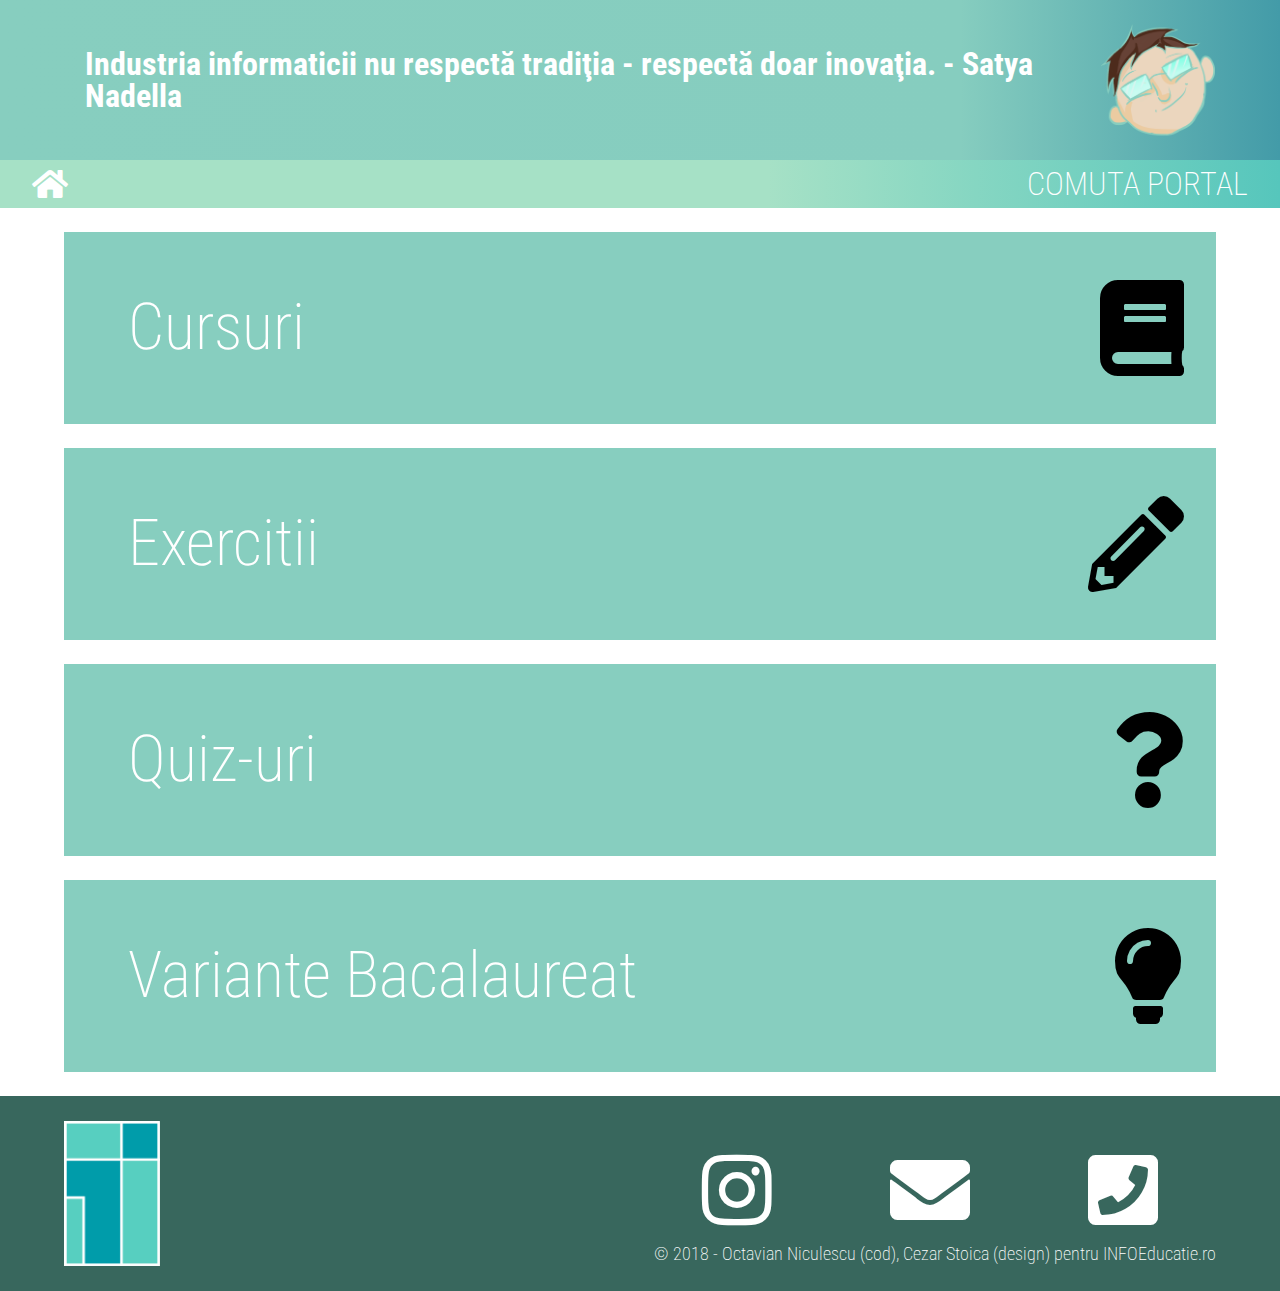
<file: pagina-info.html>
﻿<!DOCTYPE html>
<html>
<head>
    <meta charset="utf-8" />
    <meta name="viewport" content="width=device-width, initial-scale=1.0">
    <link href="css/reset.css" rel="stylesheet" />
    <link href="css/fontawesome-all.min.css" rel="stylesheet" />
    <link href="https://fonts.googleapis.com/css?family=Roboto+Condensed:400,700" rel="stylesheet">
    <link href="css/style.css" rel="stylesheet" />
    <title>Portal Info</title>
</head>
<body>
    <div id="container-info">
        <section id="meniu-info">
            <header class="info-sus">
                <img src="img/info nerd.png" class="info-sus-nerd" />
                <h1 class="citat-info-sus">Industria informaticii nu respectă tradiţia - respectă doar inovaţia. - Satya Nadella</h1>
            </header>
            <nav class="nav-bar-pagina-info">
                <a href="index.html" class="home-info"><i class="fas fa-home"></i></a>
                <a href="pagina-mate.html" class="comutare-info">COMUTA PORTAL</a>
            </nav>
            <article id="cursuri-info">
                <i class="fas fa-book"></i>
                <h1 class="cursuri-text-info">Cursuri</h1>
                <h1 class="selectie-clasa-info-cursuri">Selecteaza clasa:</h1>
                <nav class="cifre-clasa">
                    <ul>
                        <li class="hidden-cursuri"><a href="cursuri-info.html" class="9-cursuri-info"><img src="img/9.png" class="9-img-cursuri-info" /><img src="img/9hov.png" class="9-hov-cursuri-info" style="display:none;" /></a></li>
                        <li class="hidden-cursuri"><a href="#" class="10-cursuri-info"><img src="img/10.png" class="10-img-cursuri-info" /><img src="img/10hov.png" class="10-hov-cursuri-info" style="display:none;" /></a></li>
                        <li class="hidden-cursuri"><a href="#" class="11-cursuri-info"><img src="img/11.png" class="11-img-cursuri-info" /><img src="img/11hov.png" class="11-hov-cursuri-info" style="display:none;" /></a></li>
                        <li class="hidden-cursuri"><a href="#" class="12-cursuri-info"><img src="img/12.png" class="12-img-cursuri-info" /><img src="img/12hov.png" class="12-hov-cursuri-info" style="display:none;" /></a></li>
                    </ul>
                </nav>
            </article>
            <article id="exercitii-info">
                <i class="fas fa-pencil-alt"></i>
                <h1 class="exercitii-text-info">Exercitii</h1>
                <h1 class="selectie-clasa-info-exercitii">Selecteaza clasa:</h1>
                <nav class="cifre-clasa">
                    <ul>
                        <li class="hidden-exercitii"><a href="exercitii-info.html" class="9-exercitii-info"><img src="img/9.png" class="9-img-exercitii-info" /><img src="img/9hov.png" class="9-hov-exercitii-info" style="display:none;" /></a></li>
                        <li class="hidden-exercitii"><a href="#" class="10-exercitii-info"><img src="img/10.png" class="10-img-exercitii-info" /><img src="img/10hov.png" class="10-hov-exercitii-info" style="display:none;" /></a></li>
                        <li class="hidden-exercitii"><a href="#" class="11-exercitii-info"><img src="img/11.png" class="11-img-exercitii-info" /><img src="img/11hov.png" class="11-hov-exercitii-info" style="display:none;" /></a></li>
                        <li class="hidden-exercitii"><a href="#" class="12-exercitii-info"><img src="img/12.png" class="12-img-exercitii-info"><img src="img/12hov.png" class="12-hov-exercitii-info" style="display:none;" /></a></li>
                    </ul>
                </nav>
            </article>
            <article id="quiz-info">
                <i class="fas fa-question"></i>
                <h1 class="quiz-text-info">Quiz-uri</h1>
                <h1 class="selectie-clasa-info-quiz">Selecteaza clasa:</h1>
                <nav class="cifre-clasa">
                    <ul>
                        <li class="hidden-quiz"><a href="quiz-info.html" class="9-quiz-info"><img src="img/9.png" class="9-img-quiz-info" /><img src="img/9hov.png" class="9-hov-quiz-info" style="display:none;" /></a></li>
                        <li class="hidden-quiz"><a href="#" class="10-quiz-info"><img src="img/10.png" class="10-img-quiz-info" /><img src="img/10hov.png" class="10-hov-quiz-info" style="display:none;" /></a></li>
                        <li class="hidden-quiz"><a href="#" class="11-quiz-info"><img src="img/11.png" class="11-img-quiz-info" /><img src="img/11hov.png" class="11-hov-quiz-info" style="display:none;" /></a></li>
                        <li class="hidden-quiz"><a href="#" class="12-quiz-info"><img src="img/12.png" class="12-img-quiz-info"><img src="img/12hov.png" class="12-hov-quiz-info" style="display:none;" /></a></li>
                    </ul>
                </nav>
            </article>
            <article id="variante-info">
                <i class="fas fa-lightbulb"></i>
                <h1 class="variante-text-info">Variante Bacalaureat</h1>
            </article>
            <footer class="info-jos">
                <div id="contact-footer">
                    <img src="img/logo web .png" class="logo-mateinfo" />
                    <div class="footer-social">
                        <i class="fab fa-instagram"></i>
                        <i class="fas fa-envelope"></i>
                        <i class="fas fa-phone-square"></i>
                        <h6 class="info-jos-text">© 2018 - Octavian Niculescu (cod), Cezar Stoica (design) pentru INFOEducatie.ro</h6>
                    </div>
                </div>

            </footer>
        </section>
    </div>
</body>
<script src="https://code.jquery.com/jquery-3.3.1.min.js"
        integrity="sha256-FgpCb/KJQlLNfOu91ta32o/NMZxltwRo8QtmkMRdAu8="
        crossorigin="anonymous"></script>
<script src="js/js.js"></script>
</html>
</file>
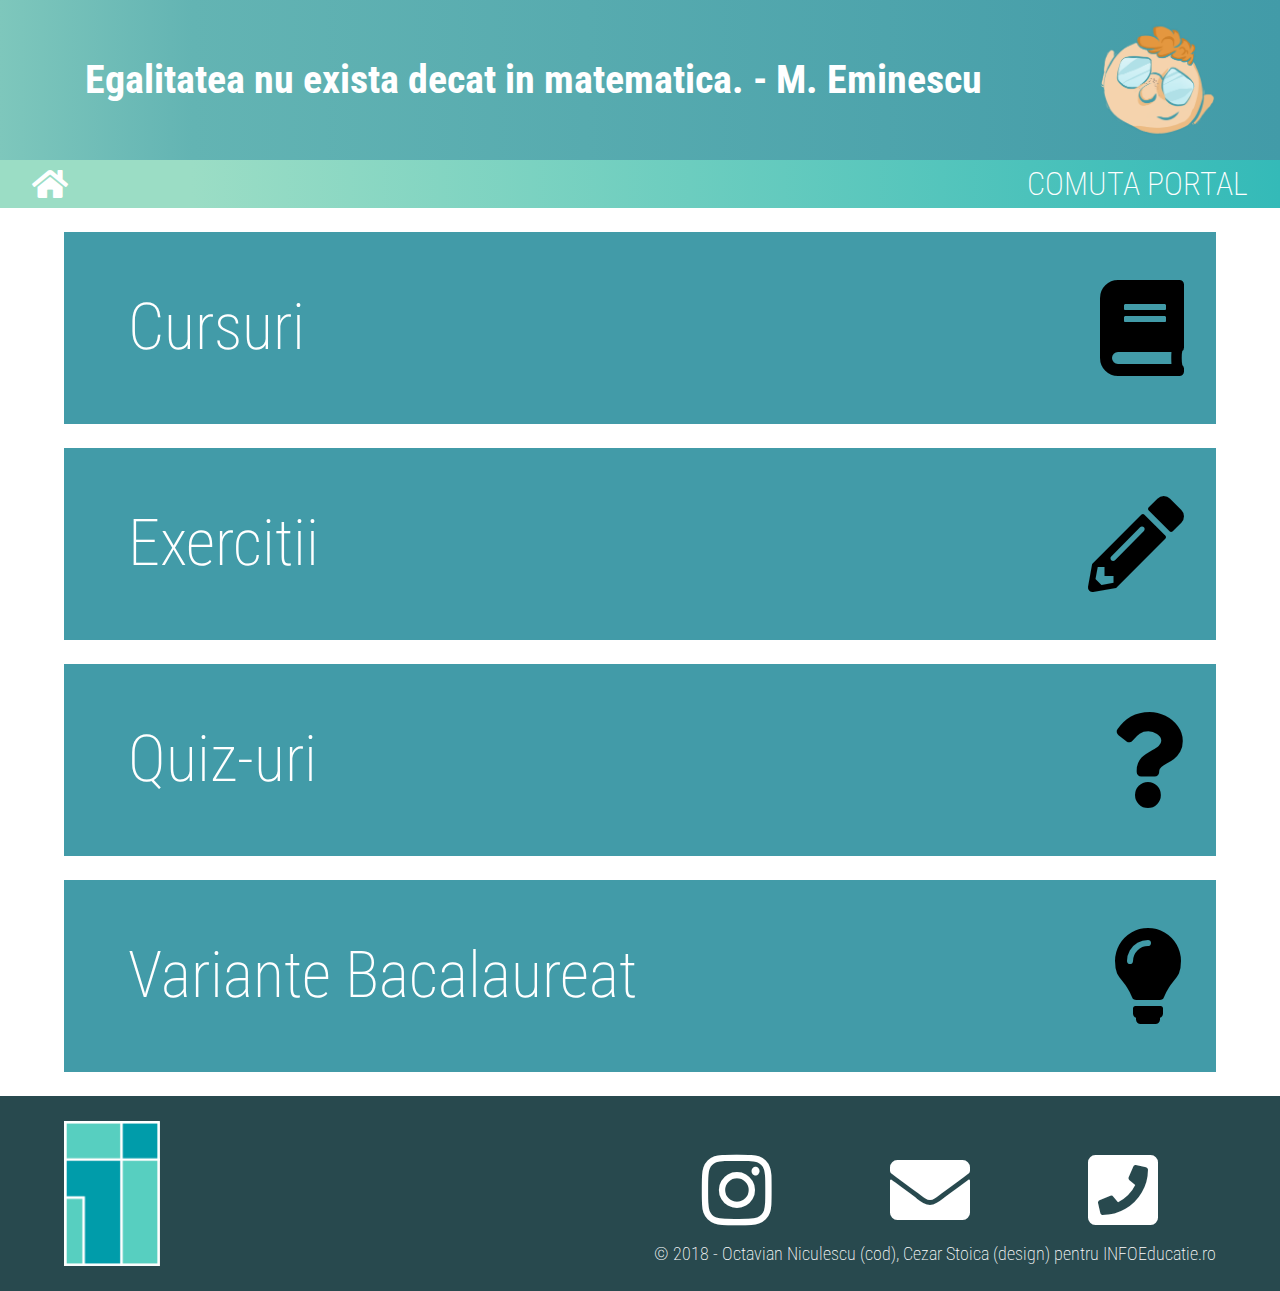
<file: pagina-mate.html>
﻿<!DOCTYPE html>
<html>
<head>
    <meta charset="utf-8" />
    <meta name="viewport" content="width=device-width, initial-scale=1.0">
    <link href="css/reset.css" rel="stylesheet" />
    <link href="css/fontawesome-all.min.css" rel="stylesheet" />
    <link href="https://fonts.googleapis.com/css?family=Roboto+Condensed:400,700" rel="stylesheet">
    <link href="css/style.css" rel="stylesheet" />
    <title>Portal Mate</title>
</head>
<body>
<div id="container-mate">
    <section id="meniu-mate">
        <header class="mate-sus"><img src="img/mate nerd.png" class="mate-sus-nerd"/>
            <h1 class="citat-mate-sus">Egalitatea nu exista decat in matematica. - M. Eminescu</h1>
        </header>
        <nav class="nav-bar-pagina-mate">
                 <a href="index.html" class="home-mate"><i class="fas fa-home"></i></a>
                 <a href="pagina-info.html" class="comutare-mate">COMUTA PORTAL</a>
        </nav>
            <article id="cursuri-mate">
                <i class="fas fa-book"></i>
                <h1 class="cursuri-text-mate">Cursuri</h1>
                <h1 class="selectie-clasa-mate-cursuri">Selecteaza clasa:</h1>
                <nav class="cifre-clasa">
                    <ul>
                        <li class="hidden-cursuri"><a href="cursuri-mate.html" class="9-cursuri-mate"><img src="img/9.png" class="9-img-cursuri-mate"/><img src="img/9hov.png" class="9-hov-cursuri-mate" style="display:none;" /></a></li>
                        <li class="hidden-cursuri"><a href="#" class="10-cursuri-mate"><img src="img/10.png" class="10-img-cursuri-mate"/><img src="img/10hov.png" class="10-hov-cursuri-mate" style="display:none;" /></a></li>
                        <li class="hidden-cursuri"><a href="#" class="11-cursuri-mate"><img src="img/11.png" class="11-img-cursuri-mate"/><img src="img/11hov.png" class="11-hov-cursuri-mate" style="display:none;" /></a></li>
                        <li class="hidden-cursuri"><a href="#" class="12-cursuri-mate"><img src="img/12.png" class="12-img-cursuri-mate"/><img src="img/12hov.png" class="12-hov-cursuri-mate" style="display:none;" /></a></li>
                    </ul>
                </nav>
            </article>
            <article id="exercitii-mate">
                <i class="fas fa-pencil-alt"></i>
                <h1 class="exercitii-text-mate">Exercitii</h1>
                <h1 class="selectie-clasa-mate-exercitii">Selecteaza clasa:</h1>
                <nav class="cifre-clasa">
                    <ul>
                        <li class="hidden-exercitii"><a href="exercitii-mate.html" class="9-exercitii-mate"><img src="img/9.png" class="9-img-exercitii-mate"/><img src="img/9hov.png" class="9-hov-exercitii-mate" style="display:none;" /></a></li>
                        <li class="hidden-exercitii"><a href="#" class="10-exercitii-mate"><img src="img/10.png" class="10-img-exercitii-mate"/><img src="img/10hov.png" class="10-hov-exercitii-mate" style="display:none;" /></a></li>
                        <li class="hidden-exercitii"><a href="#" class="11-exercitii-mate"><img src="img/11.png" class="11-img-exercitii-mate"/><img src="img/11hov.png" class="11-hov-exercitii-mate" style="display:none;" /></a></li>
                        <li class="hidden-exercitii"><a href="#" class="12-exercitii-mate"><img src="img/12.png" class="12-img-exercitii-mate"><img src="img/12hov.png" class="12-hov-exercitii-mate" style="display:none;" /></a></li>
                    </ul>
                </nav>
            </article>
        <article id="quiz-mate">
            <i class="fas fa-question"></i>
            <h1 class="quiz-text-mate">Quiz-uri</h1>
            <h1 class="selectie-clasa-mate-quiz">Selecteaza clasa:</h1>
            <nav class="cifre-clasa">
                <ul>
                    <li class="hidden-quiz"><a href="quiz-mate.html" class="9-quiz-mate"><img src="img/9.png" class="9-img-quiz-mate" /><img src="img/9hov.png" class="9-hov-quiz-mate" style="display:none;" /></a></li>
                    <li class="hidden-quiz"><a href="#" class="10-quiz-mate"><img src="img/10.png" class="10-img-quiz-mate" /><img src="img/10hov.png" class="10-hov-quiz-mate" style="display:none;" /></a></li>
                    <li class="hidden-quiz"><a href="#" class="11-quiz-mate"><img src="img/11.png" class="11-img-quiz-mate" /><img src="img/11hov.png" class="11-hov-quiz-mate" style="display:none;" /></a></li>
                    <li class="hidden-quiz"><a href="#" class="12-quiz-mate"><img src="img/12.png" class="12-img-quiz-mate"><img src="img/12hov.png" class="12-hov-quiz-mate" style="display:none;" /></a></li>
                </ul>
            </nav>
        </article>
            <article id="variante-mate">
                <i class="fas fa-lightbulb"></i>
                <h1 class="variante-text-mate">Variante Bacalaureat</h1>
        </article>
        <footer class="mate-jos">
    <div id="contact-footer">
        <img src="img/logo web .png" class="logo-mateinfo" />
        <div class="footer-social">
                <i class="fab fa-instagram"></i>
                <i class="fas fa-envelope"></i>
                <i class="fas fa-phone-square"></i>
            <h6 class="mate-jos-text">© 2018 - Octavian Niculescu (cod), Cezar Stoica (design) pentru INFOEducatie.ro</h6>
        </div>
    </div>

</footer>
    </section>
</div>
</body>
<script src="https://code.jquery.com/jquery-3.3.1.min.js"
        integrity="sha256-FgpCb/KJQlLNfOu91ta32o/NMZxltwRo8QtmkMRdAu8="
        crossorigin="anonymous"></script>
<script src="js/js.js"></script>
</html>
</file>
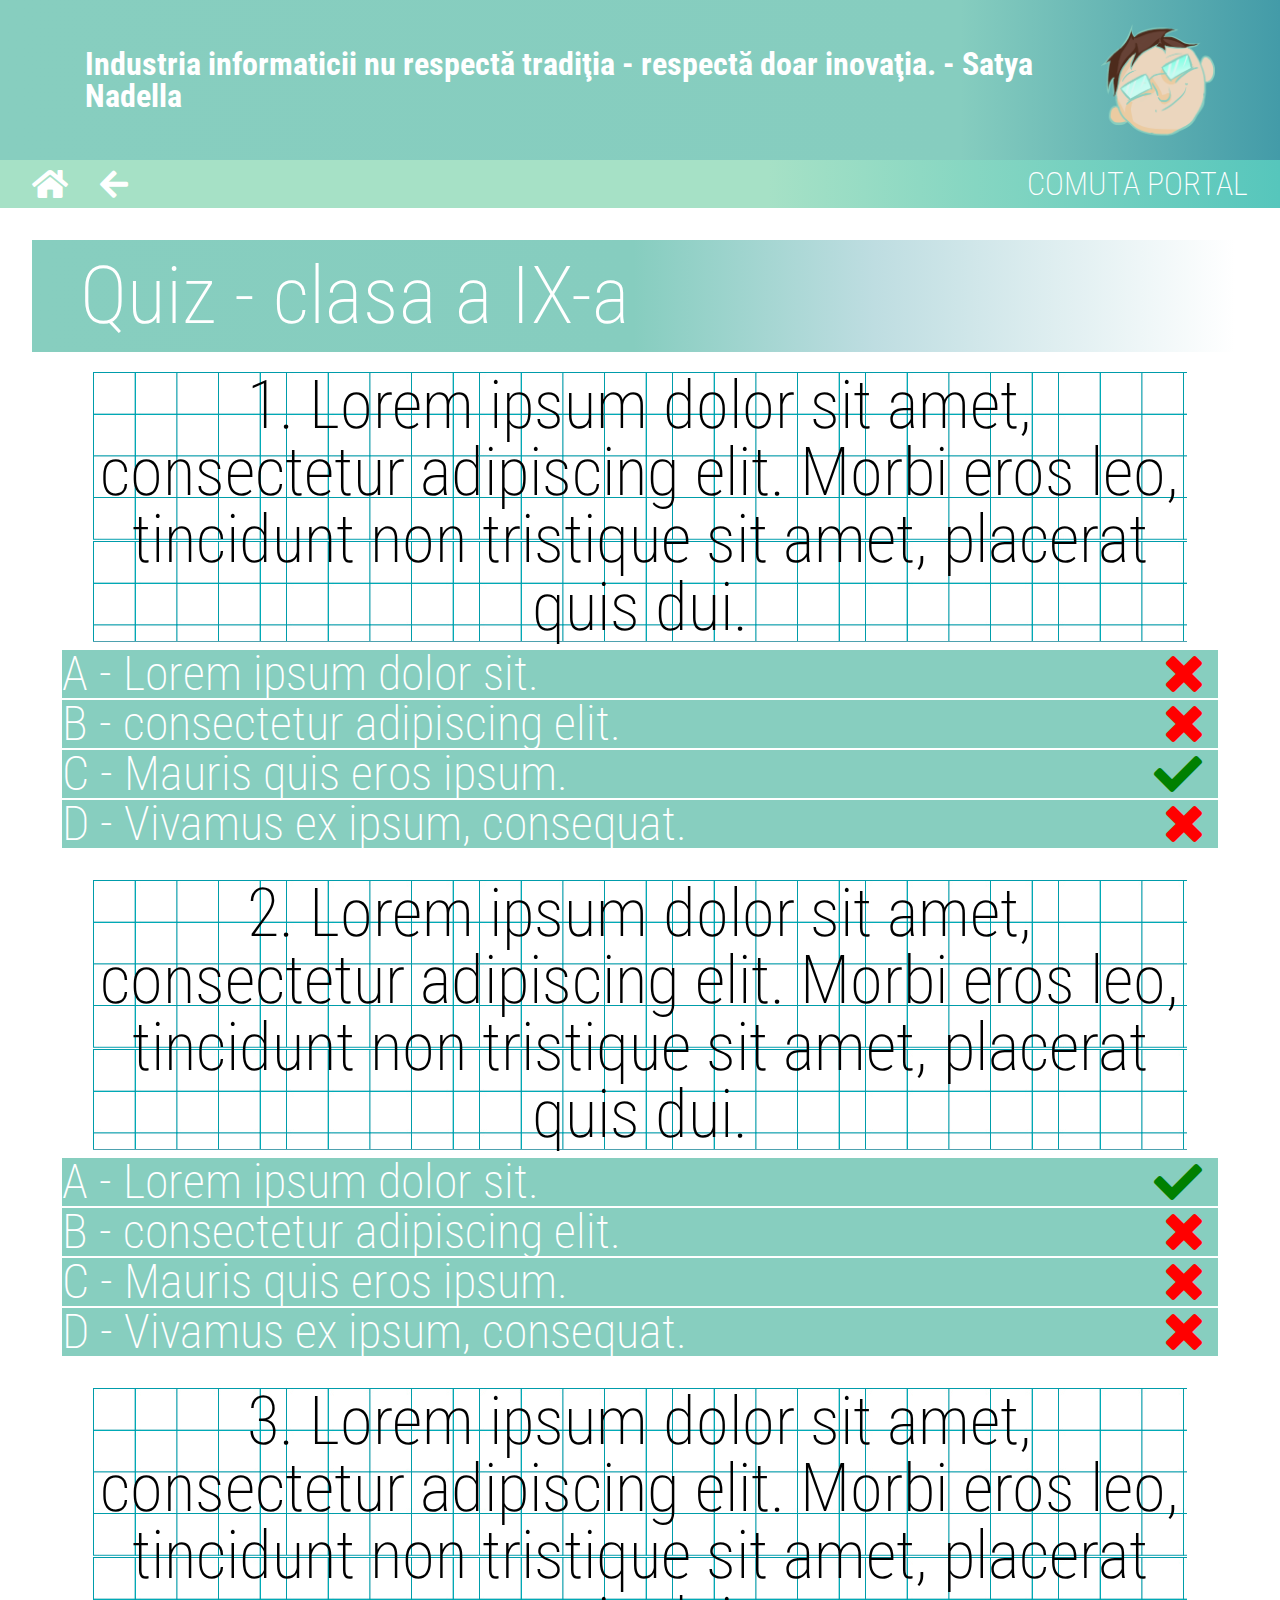
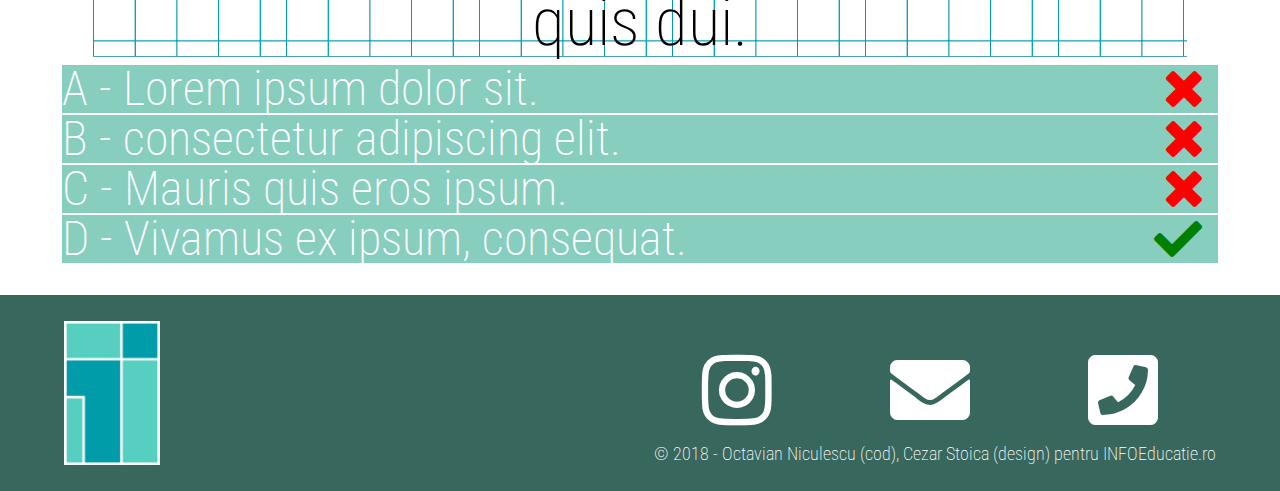
<file: quiz-info.html>
﻿<!DOCTYPE html>
<html>
<head>
    <meta charset="utf-8" />
    <meta name="viewport" content="width=device-width, initial-scale=1.0">
    <link href="css/reset.css" rel="stylesheet" />
    <link href="css/fontawesome-all.min.css" rel="stylesheet" />
    <link href="https://fonts.googleapis.com/css?family=Roboto+Condensed:400,700" rel="stylesheet">
    <link href="css/style.css" rel="stylesheet" />
    <title>quiz info</title>
</head>
<body>
    <div id="container-info">
        <section id="quiz-info-container">
            <header class="info-sus">
                <img src="img/info nerd.png" class="info-sus-nerd" />
                <h1 class="citat-info-sus">Industria informaticii nu respectă tradiţia - respectă doar inovaţia. - Satya Nadella</h1>
            </header>
            <nav class="nav-bar-pagina-info">
                <a href="index.html" class="home-info"><i class="fas fa-home"></i></a>
                <a href="pagina-info.html" class="back-info"><i class="fas fa-arrow-left"></i></a>
                <a href="pagina-info.html" class="comutare-info">COMUTA PORTAL</a>
            </nav>
            <article id="quiz-info-centru">
                <h1 class="semestrul1-quiz-info">Quiz - clasa a IX-a</h1>
                <p class="quiz-1-info">1. Lorem ipsum dolor sit amet, consectetur adipiscing elit. Morbi eros leo, tincidunt non tristique sit amet, placerat quis dui.</p>
                <div id="quiz-1-raspunsuri-info-wrap">
                    <ul>
                        <li class="raspuns-info-1">A - Lorem ipsum dolor sit. <i class="fas fa-times"></i></li>
                        <li class="raspuns-info-2">B - consectetur adipiscing elit. <i class="fas fa-times"></i></li>
                        <li class="raspuns-info-3">C - Mauris quis eros ipsum.<i class="fas fa-check"></i></li>
                        <li class="raspuns-info-4">D - Vivamus ex ipsum, consequat.<i class="fas fa-times"></i></li>
                    </ul>
                </div>
                <p class="quiz-2-info">2. Lorem ipsum dolor sit amet, consectetur adipiscing elit. Morbi eros leo, tincidunt non tristique sit amet, placerat quis dui.</p>
                <div id="quiz-2-raspunsuri-info-wrap">
                    <ul>
                        <li class="raspuns-info-1">A - Lorem ipsum dolor sit. <i class="fas fa-check"></i></li>
                        <li class="raspuns-info-2">B - consectetur adipiscing elit. <i class="fas fa-times"></i></li>
                        <li class="raspuns-info-3">C - Mauris quis eros ipsum.<i class="fas fa-times"></i></li>
                        <li class="raspuns-info-4">D - Vivamus ex ipsum, consequat.<i class="fas fa-times"></i></li>
                    </ul>
                </div>
                <p class="quiz-3-info">3. Lorem ipsum dolor sit amet, consectetur adipiscing elit. Morbi eros leo, tincidunt non tristique sit amet, placerat quis dui.</p>
                <div id="quiz-3-raspunsuri-info-wrap">
                    <ul>
                        <li class="raspuns-info-1">A - Lorem ipsum dolor sit. <i class="fas fa-times"></i></li>
                        <li class="raspuns-info-2">B - consectetur adipiscing elit. <i class="fas fa-times"></i></li>
                        <li class="raspuns-info-3">C - Mauris quis eros ipsum.<i class="fas fa-times"></i></li>
                        <li class="raspuns-info-4">D - Vivamus ex ipsum, consequat.<i class="fas fa-check"></i></li>
                    </ul>
                </div>
            </article>
            <footer class="info-jos">
                <div id="contact-footer">
                    <img src="img/logo web .png" class="logo-mateinfo" />
                    <div class="footer-social">
                        <i class="fab fa-instagram"></i>
                        <i class="fas fa-envelope"></i>
                        <i class="fas fa-phone-square"></i>
                        <h6 class="info-jos-text">© 2018 - Octavian Niculescu (cod), Cezar Stoica (design) pentru INFOEducatie.ro</h6>
                    </div>
                </div>

            </footer>
        </section>
    </div>
</body>
<script src="https://code.jquery.com/jquery-3.3.1.min.js"
        integrity="sha256-FgpCb/KJQlLNfOu91ta32o/NMZxltwRo8QtmkMRdAu8="
        crossorigin="anonymous"></script>
<script src="js/js.js"></script>
</html>
</file>
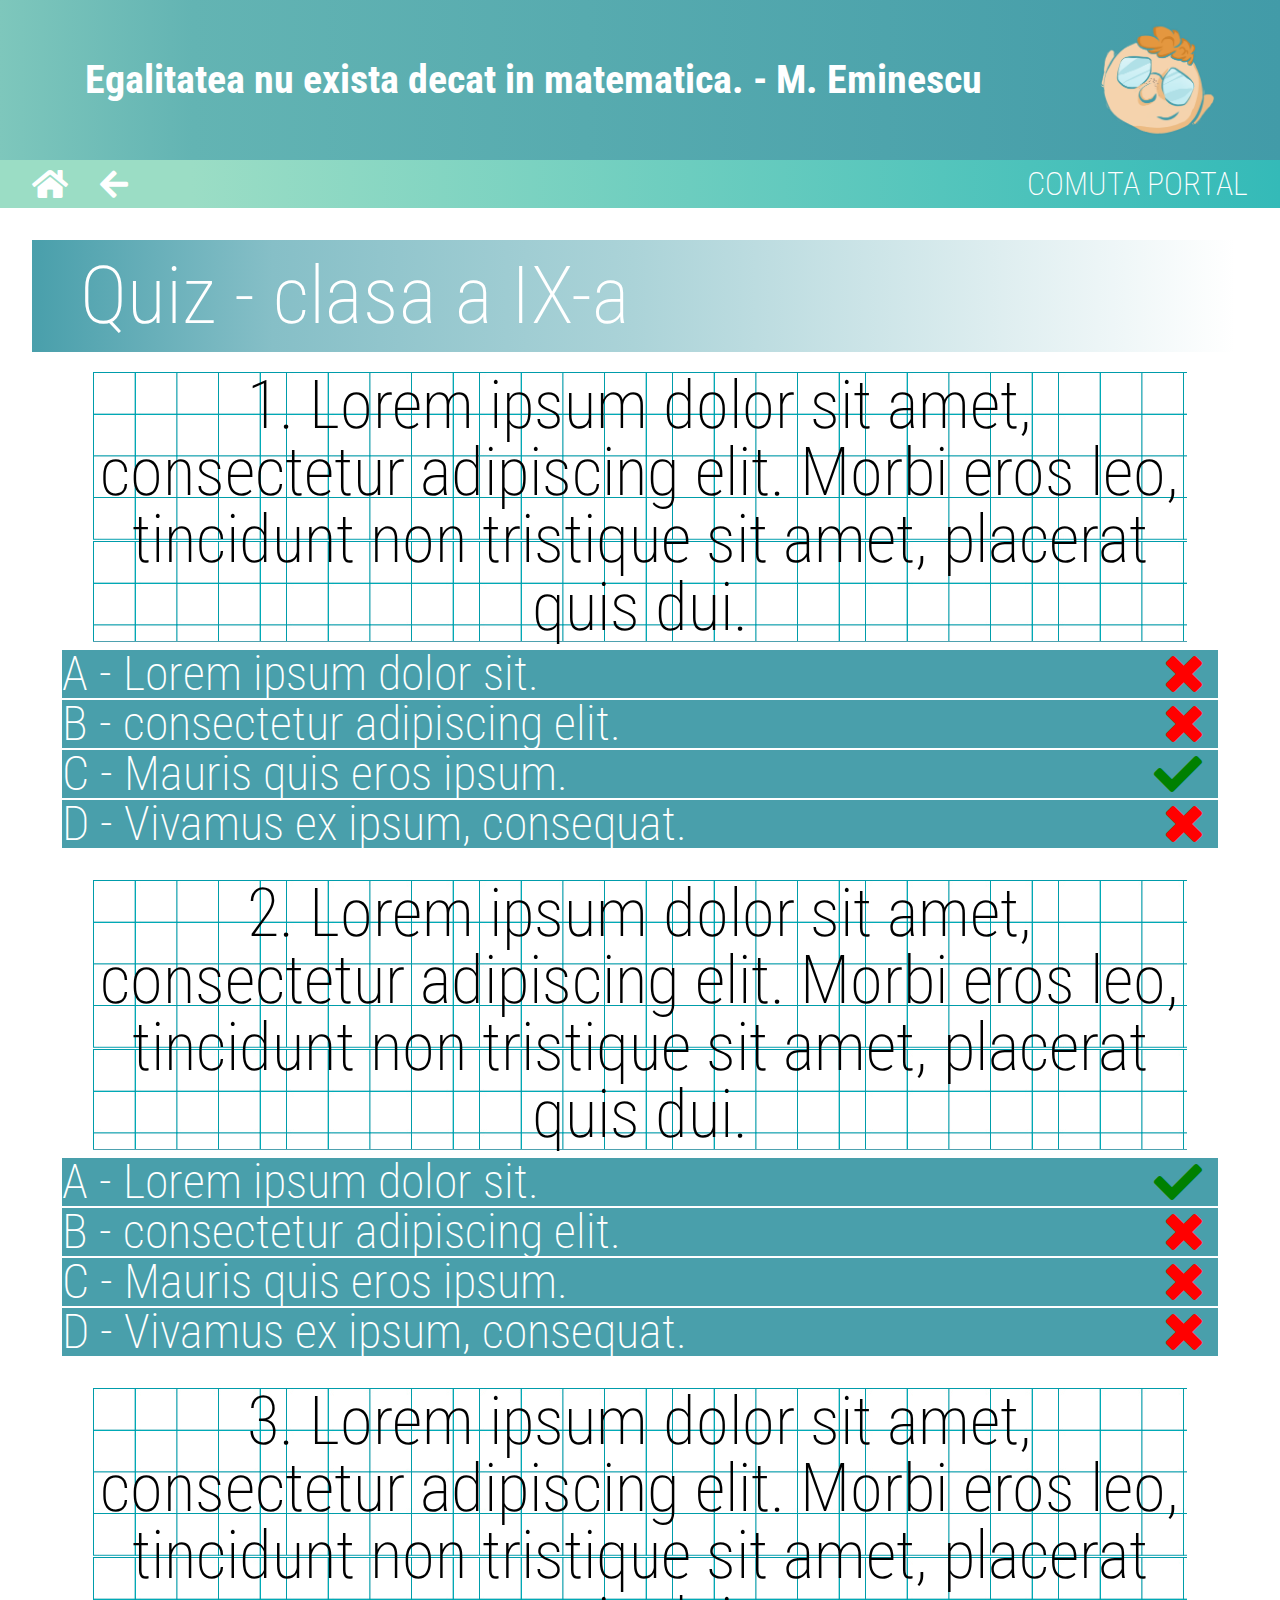
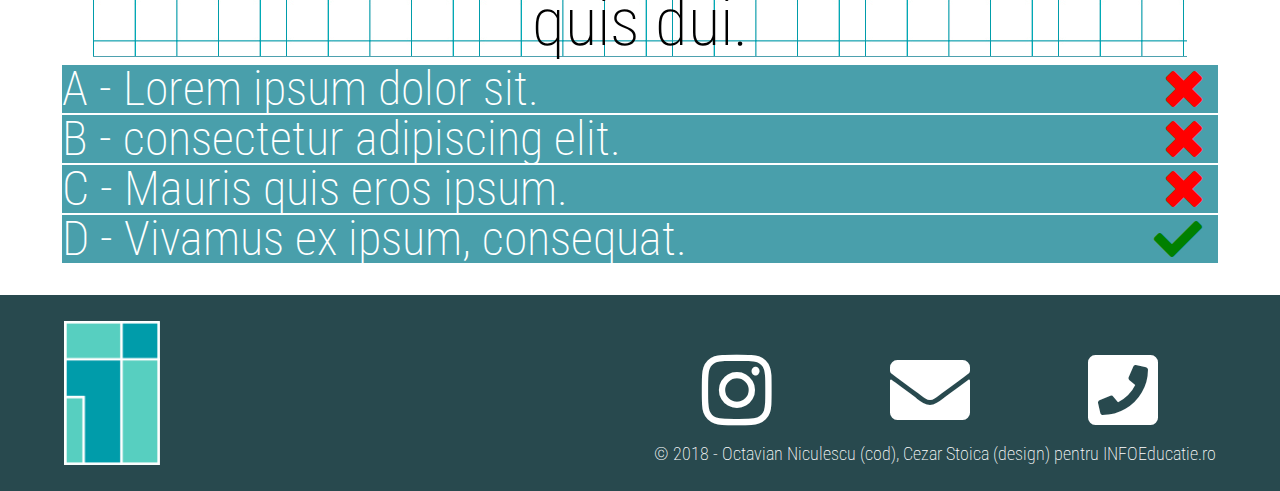
<file: quiz-mate.html>
﻿<!DOCTYPE html>
<html>
<head>
    <meta charset="utf-8" />
    <meta name="viewport" content="width=device-width, initial-scale=1.0">
    <link href="css/reset.css" rel="stylesheet" />
    <link href="css/fontawesome-all.min.css" rel="stylesheet" />
    <link href="https://fonts.googleapis.com/css?family=Roboto+Condensed:400,700" rel="stylesheet">
    <link href="css/style.css" rel="stylesheet" />
    <title>quiz Mate</title>
</head>
<body>
    <div id="container-mate">
        <section id="quiz-mate-container">
            <header class="mate-sus">
                <img src="img/mate nerd.png" class="mate-sus-nerd" />
                <h1 class="citat-mate-sus">Egalitatea nu exista decat in matematica. - M. Eminescu</h1>
            </header>
            <nav class="nav-bar-pagina-mate">
                <a href="index.html" class="home-mate"><i class="fas fa-home"></i></a>
                <a href="pagina-mate.html" class="back-mate"><i class="fas fa-arrow-left"></i></a>
                <a href="pagina-info.html" class="comutare-mate">COMUTA PORTAL</a>
            </nav>
            <article id="quiz-mate-centru">
                <h1 class="semestrul1-quiz-mate">Quiz - clasa a IX-a</h1>
                <p class="quiz-1-mate">1. Lorem ipsum dolor sit amet, consectetur adipiscing elit. Morbi eros leo, tincidunt non tristique sit amet, placerat quis dui.</p>
                <div id="quiz-1-raspunsuri-mate-wrap">
                    <ul>
                        <li class="raspuns-mate-1">A - Lorem ipsum dolor sit. <i class="fas fa-times"></i></li>
                        <li class="raspuns-mate-2">B - consectetur adipiscing elit. <i class="fas fa-times"></i></li>
                        <li class="raspuns-mate-3">C - Mauris quis eros ipsum.<i class="fas fa-check"></i></li>
                        <li class="raspuns-mate-4">D - Vivamus ex ipsum, consequat.<i class="fas fa-times"></i></li>
                    </ul>
                </div>
                <p class="quiz-2-mate">2. Lorem ipsum dolor sit amet, consectetur adipiscing elit. Morbi eros leo, tincidunt non tristique sit amet, placerat quis dui.</p>
                <div id="quiz-2-raspunsuri-mate-wrap">
                    <ul>
                        <li class="raspuns-mate-1">A - Lorem ipsum dolor sit. <i class="fas fa-check"></i></li>
                        <li class="raspuns-mate-2">B - consectetur adipiscing elit. <i class="fas fa-times"></i></li>
                        <li class="raspuns-mate-3">C - Mauris quis eros ipsum.<i class="fas fa-times"></i></li>
                        <li class="raspuns-mate-4">D - Vivamus ex ipsum, consequat.<i class="fas fa-times"></i></li>
                    </ul>
                </div>
                <p class="quiz-3-mate">3. Lorem ipsum dolor sit amet, consectetur adipiscing elit. Morbi eros leo, tincidunt non tristique sit amet, placerat quis dui.</p>
                <div id="quiz-3-raspunsuri-mate-wrap">
                    <ul>
                        <li class="raspuns-mate-1">A - Lorem ipsum dolor sit. <i class="fas fa-times"></i></li>
                        <li class="raspuns-mate-2">B - consectetur adipiscing elit. <i class="fas fa-times"></i></li>
                        <li class="raspuns-mate-3">C - Mauris quis eros ipsum.<i class="fas fa-times"></i></li>
                        <li class="raspuns-mate-4">D - Vivamus ex ipsum, consequat.<i class="fas fa-check"></i></li>
                    </ul>
                </div>
            </article>
            <footer class="mate-jos">
                <div id="contact-footer">
                    <img src="img/logo web .png" class="logo-mateinfo" />
                    <div class="footer-social">
                        <i class="fab fa-instagram"></i>
                        <i class="fas fa-envelope"></i>
                        <i class="fas fa-phone-square"></i>
                        <h6 class="mate-jos-text">© 2018 - Octavian Niculescu (cod), Cezar Stoica (design) pentru INFOEducatie.ro</h6>
                    </div>
                </div>

            </footer>
        </section>
    </div>
</body>
<script src="https://code.jquery.com/jquery-3.3.1.min.js"
        integrity="sha256-FgpCb/KJQlLNfOu91ta32o/NMZxltwRo8QtmkMRdAu8="
        crossorigin="anonymous"></script>
<script src="js/js.js"></script>
</html>
</file>
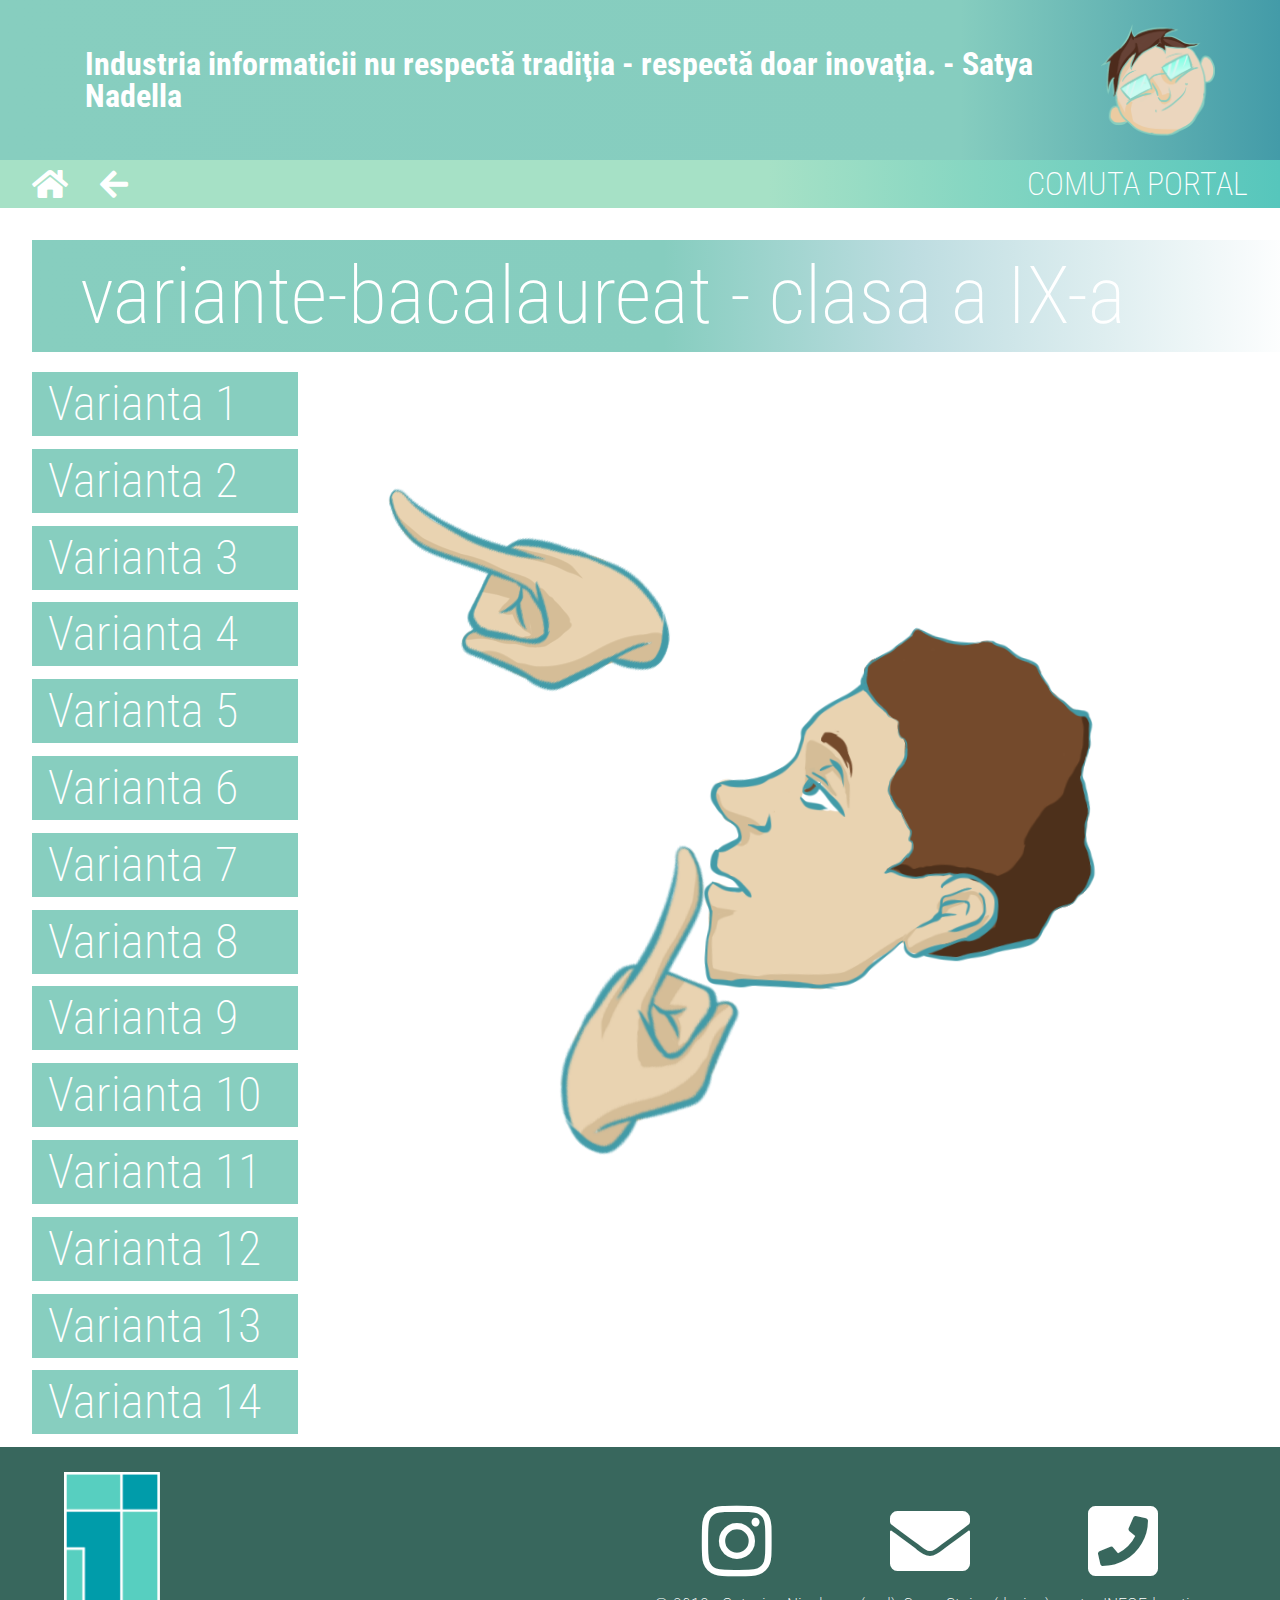
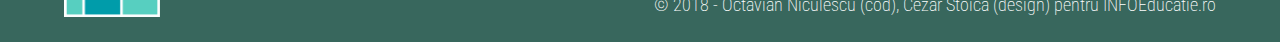
<file: variante-info.html>
﻿<!DOCTYPE html>
<html>
<head>
    <meta charset="utf-8" />
    <meta name="viewport" content="width=device-width, initial-scale=1.0">
    <link href="css/reset.css" rel="stylesheet" />
    <link href="css/fontawesome-all.min.css" rel="stylesheet" />
    <link href="https://fonts.googleapis.com/css?family=Roboto+Condensed:400,700" rel="stylesheet">
    <link href="css/style.css" rel="stylesheet" />
    <title>variante-bacalaureat info</title>
</head>
<body>
    <div id="container-info">
        <section id="variante-bacalaureat-info-container">
            <header class="info-sus">
                <img src="img/info nerd.png" class="info-sus-nerd" />
                <h1 class="citat-info-sus">Industria informaticii nu respectă tradiţia - respectă doar inovaţia. - Satya Nadella</h1>
            </header>
            <nav class="nav-bar-pagina-info">
                <a href="index.html" class="home-info"><i class="fas fa-home"></i></a>
                <a href="pagina-info.html" class="back-info"><i class="fas fa-arrow-left"></i></a>
                <a href="pagina-info.html" class="comutare-info">COMUTA PORTAL</a>
            </nav>
            <article id="variante-bacalaureat-info-centru">
                <h1 class="semestrul1-variante-bacalaureat-info">variante-bacalaureat - clasa a IX-a</h1>
                <ul class="variante-bacalaureat-info-lista">
                    <li class="variante-bacalaureat-info-1">Varianta 1</li>
                    <li class="variante-bacalaureat-info-2">Varianta 2</li>
                    <li class="variante-bacalaureat-info-3">Varianta 3</li>
                    <li>Varianta 4</li>
                    <li>Varianta 5</li>
                    <li>Varianta 6</li>
                    <li>Varianta 7</li>
                    <li>Varianta 8</li>
                    <li>Varianta 9</li>
                    <li>Varianta 10</li>
                    <li>Varianta 11</li>
                    <li>Varianta 12</li>
                    <li>Varianta 13</li>
                    <li>Varianta 14</li>
                </ul>
                <div class="fereastra-info-variante-bacalaureat-1">
                    <img src="img/vbac (1).png" class="vbac1" />
                </div>
                <div class="fereastra-info-variante-bacalaureat-2">
                    <img src="img/vbac (2).png" class="vbac2" />
                </div>
                <div class="fereastra-info-variante-bacalaureat-3">
                    <img src="img/vbac (3).png" class="vbac3" />
                </div>
            </article>
            <footer class="info-jos">
                <div id="contact-footer">
                    <img src="img/logo web .png" class="logo-mateinfo" />
                    <div class="footer-social">
                        <i class="fab fa-instagram"></i>
                        <i class="fas fa-envelope"></i>
                        <i class="fas fa-phone-square"></i>
                        <h6 class="info-jos-text">© 2018 - Octavian Niculescu (cod), Cezar Stoica (design) pentru INFOEducatie.ro</h6>
                    </div>
                </div>

            </footer>
        </section>
    </div>
</body>
<script src="https://code.jquery.com/jquery-3.3.1.min.js"
        integrity="sha256-FgpCb/KJQlLNfOu91ta32o/NMZxltwRo8QtmkMRdAu8="
        crossorigin="anonymous"></script>
<script src="js/js.js"></script>
</html>
</file>
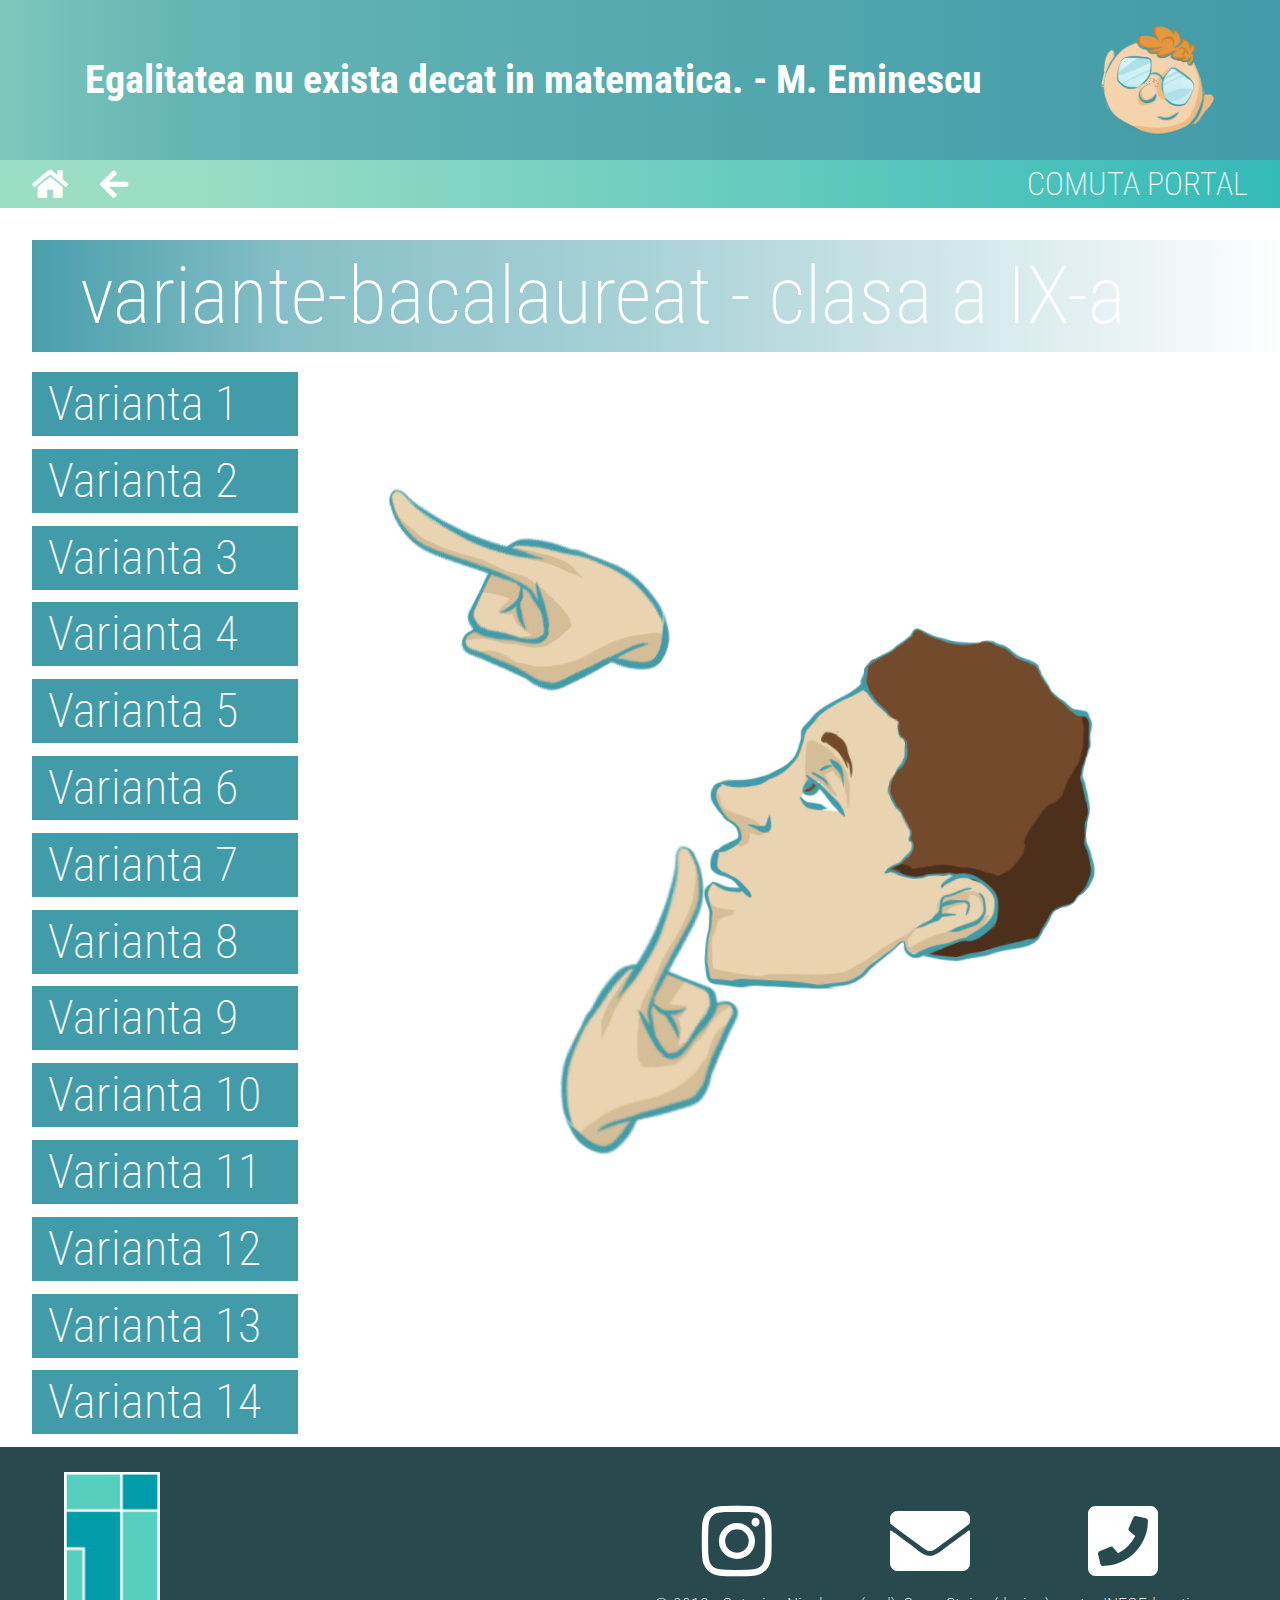
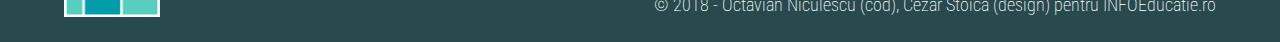
<file: variante-mate.html>
﻿<!DOCTYPE html>
<html>
<head>
    <meta charset="utf-8" />
    <meta name="viewport" content="width=device-width, initial-scale=1.0">
    <link href="css/reset.css" rel="stylesheet" />
    <link href="css/fontawesome-all.min.css" rel="stylesheet" />
    <link href="https://fonts.googleapis.com/css?family=Roboto+Condensed:400,700" rel="stylesheet">
    <link href="css/style.css" rel="stylesheet" />
    <title>variante-bacalaureat Mate</title>
</head>
<body>
    <div id="container-mate">
        <section id="variante-bacalaureat-mate-container">
            <header class="mate-sus">
                <img src="img/mate nerd.png" class="mate-sus-nerd" />
                <h1 class="citat-mate-sus">Egalitatea nu exista decat in matematica. - M. Eminescu</h1>
            </header>
            <nav class="nav-bar-pagina-mate">
                <a href="index.html" class="home-mate"><i class="fas fa-home"></i></a>
                <a href="pagina-mate.html" class="back-mate"><i class="fas fa-arrow-left"></i></a>
                <a href="pagina-info.html" class="comutare-mate">COMUTA PORTAL</a>
            </nav>
            <article id="variante-bacalaureat-mate-centru">
                <h1 class="semestrul1-variante-bacalaureat-mate">variante-bacalaureat - clasa a IX-a</h1>
                <ul class="variante-bacalaureat-mate-lista">
                    <li class="variante-bacalaureat-mate-1">Varianta 1</li>
                    <li class="variante-bacalaureat-mate-2">Varianta 2</li>
                    <li class="variante-bacalaureat-mate-3">Varianta 3</li>
                    <li>Varianta 4</li>
                    <li>Varianta 5</li>
                    <li>Varianta 6</li>
                    <li>Varianta 7</li>
                    <li>Varianta 8</li>
                    <li>Varianta 9</li>
                    <li>Varianta 10</li>
                    <li>Varianta 11</li>
                    <li>Varianta 12</li>
                    <li>Varianta 13</li>
                    <li>Varianta 14</li>    
                </ul>
                <div class="fereastra-mate-variante-bacalaureat-1">
                    <img src="img/vbac (1).png" class="vbac1" />
                </div>
                <div class="fereastra-mate-variante-bacalaureat-2">
                    <img src="img/vbac (2).png" class="vbac2" />
                </div>
                <div class="fereastra-mate-variante-bacalaureat-3">
                    <img src="img/vbac (3).png" class="vbac3" />
                </div>
            </article>
            <footer class="mate-jos">
                <div id="contact-footer">
                    <img src="img/logo web .png" class="logo-mateinfo" />
                    <div class="footer-social">
                        <i class="fab fa-instagram"></i>
                        <i class="fas fa-envelope"></i>
                        <i class="fas fa-phone-square"></i>
                        <h6 class="mate-jos-text">© 2018 - Octavian Niculescu (cod), Cezar Stoica (design) pentru INFOEducatie.ro</h6>
                    </div>
                </div>

            </footer>
        </section>
    </div>
</body>
<script src="https://code.jquery.com/jquery-3.3.1.min.js"
        integrity="sha256-FgpCb/KJQlLNfOu91ta32o/NMZxltwRo8QtmkMRdAu8="
        crossorigin="anonymous"></script>
<script src="js/js.js"></script>
</html>
</file>
<file: css/style.css>
/*CSS PENTRU INDEX.HTML*/
/*CSS PENTRU INDEX.HTML*/
/*CSS PENTRU INDEX.HTML*/
/*CSS PENTRU INDEX.HTML*/
/*CSS PENTRU INDEX.HTML*/

body {
    width: 100%;
    text-rendering: optimizeLegibility; /*setam textul sa fie optimzat pentru o lizbilitate mai buna, in detrimentul vitezei de incarcare si a preciziei geometrice*/
    font-weight: 200;
    font-size: 15px;
    font-family: 'Roboto Condensed', sans-serif;
    color: #fff;
    height: 100%;
    animation-name: tranzitie-inceput;
    animation-duration: 0.5s;
}

@keyframes tranzitie-inceput {
    from {opacity: 0;}
    to {opacity: 1;}
}

.index-mate-poza {
    z-index: 1;
}

#mate, #info {
		font-weight: bold;
		font-size: 5rem;
		text-transform: uppercase; /*transformam textul in MAJUSCULE*/
		text-align: center;
		background-color: #429ba8;
		height: 50%;
		position: relative;
}

#mate {
    border-bottom: 1px solid #D3D3D3; /*inseram un border gri, subtire, ce va avea efectul de umbra/diferentiere a celor 2 jumatati*/
    background-image: linear-gradient(to right, rgba(255, 255, 255, 0.1) 0, #429ba8 65%), url(../img/mate.jpg);
    position: relative;
    z-index: 999;
    text-align: center;
}

#mate:before {
        content: "";
        position: absolute;
        display: block;
        top: 0;
        left: 0;
        right: 0;
        bottom: 0;
        z-index: 10;
        background: url(../img/mate.jpg);
        opacity: 0;
        transition: all 1s;
        z-index: 1;
}

#mate:hover:before {
        opacity: 1;
        z-index: 1;
}

#info {
    background-image: linear-gradient(to left, rgba(255, 255, 255, 0.1) 0, #87cebf 65%), url(../img/info.jpg);
    position: relative;
    z-index: 999;
    text-align: center;
}

#info:before {
    content: "";
    position: absolute;
    display: block;
    top: 0;
    left: 0;
    right: 0;
    bottom: 0;
    z-index: 10;
    background: url(../img/info.jpg);
    opacity: 0;
    transition: all 1s;
    z-index: 1;
}

#info:hover:before {
    opacity: 1;
    z-index: 1;
}

#container-index {
    height: 100vh; /*div-ul container va fi egal cu toata inaltimea viewport-ului, ceea ce va face ca continutul sa fie la fel de mare ca suprafata vizibila a device-ului utilizatorului*/
    user-select: none; /*dezactivam selectia utilizatorului*/
    cursor: pointer;
    overflow: hidden; /*dezactivam scrollbar-urile in cazul in care continutul depaseste "element's box"*/
}

.text-mate {
    position: relative;
    top: 50%;
    transform: translateY(-50%);
    -webkit-transform: translateY(-50%); /*centram textul VERTICAL in interiorul parintelui #MATE*/
}

.text-info {
    position: relative;
    top: 50%;
    transform: translateY(-50%);
    -webkit-transform: translateY(-50%); /*centram textul VERTICAL in interiorul parintelui #INFO*/
}

.hover { /*pregatim clasa ce se va adauga div-ului peste care trecem cu mouse-ul, utilizand jQuery*/
    transition: 2s; /*folosim un efect incet in care elementul se mareste*/
    height: 75% !important;
}

.default { /*pregatim clasa ce se va adauga celuilalt div fata de cel pe care se trece mouse-ul, utilizand jQuery*/
    transition: 1.5s;
    height: 50% !important; /*folosim un efect rapid in care se va ajunge la forma initiala*/
}

.not-hovered-on { /*pregatim clasa ce se va adauga celuilalt div fata de cel pe care se trece mouse-ul, utilizand jQuery*/
    transition: 2s; 
    height: 25% !important; /*folosim un efect incet in care elementul se micsoreaza*/
}

/*CSS PENTRU PAGINA-MATE.HTML*/
/*CSS PENTRU PAGINA-MATE.HTML*/
/*CSS PENTRU PAGINA-MATE.HTML*/
/*CSS PENTRU PAGINA-MATE.HTML*/
/*CSS PENTRU PAGINA-MATE.HTML*/
/*CSS PENTRU PAGINA-MATE.HTML*/
/*CSS PENTRU PAGINA-MATE.HTML*/

#container-mate {
    background: #e6e7d0 url('../img/bg-mate.png');
}

/*HEADER-UL PAGINII*/

#meniu-mate {
    max-width: 1500px;
    margin: 0 auto; /*meniul este centrat orizontal*/
    background-color: #fff;
    height: 100%;
}

.mate-sus {
    height: 10rem;
    background: linear-gradient(to right, #7ec7bc, #63b4b3 15%, #429ba8);
}

.mate-sus-nerd {
    float: right;
    width: 9%;
    position: relative;
    top: 50%;
    transform: translateY(-50%);
    margin-right: 65px;
}

.citat-mate-sus {
    position: relative;
    top: 50%;
    transform: translateY(-50%);
    font-size: 2.5rem;
    font-weight: bold;
    margin-left: 85px;
}

.nav-bar-pagina-mate {
    height: 3rem;
    background: linear-gradient(to right, #9bddc5 15%, #34bab8);
    margin-bottom: 1.5rem;
}

    .nav-bar-pagina-mate > ul {
        display: inline-block;
        position: relative;
        top: 50%;
        transform: translateY(-50%);
        margin-left: 1.5rem;
        font-size: 1.5rem;
    }

        .nav-bar-pagina-mate > ul > li {
            display: inline;
        }

            .nav-bar-pagina-mate > ul > li > a {
                text-decoration: none;
                color: #fff;
                font-style: italic;
            }

/*CONTINUTUL PAGINII*/

#cursuri-mate {
    height: 12rem;
    max-width: 90%;
    margin: 0 auto;
    background-color: #429ba8;
    margin-bottom: 1.5rem;
}

.cursuri-text-mate {
    font-size: 4rem;
    position: relative;
    transform: translateY(-50%);
    top: 50%;
    margin-left: 4rem;
}

.selectie-clasa-mate-cursuri,
.selectie-clasa-mate-exercitii, 
.selectie-clasa-mate-quiz {
    font-size: 2.5rem;
    margin-left: 2rem;
    opacity: 0;
    position: relative;
    top: 50%;
    transform: translateY(-50%);
}

.cifre-clasa {
    float: right;
    display: inline;
}

.cifre-clasa > ul {
    position: relative;
    top: 50%;
    transform: translateY(-50%);
    margin-right: 50px;
}

.home-mate {
   float: left;
   position: relative;
   top: 50%;
   transform: translateY(-50%);
   margin-left: 2rem;
   font-size: 2rem;
   text-decoration: none;
   color: #fff;
   transition: 1s;
}

.back-mate {
    float: left;
    position: relative;
    top: 50%;
    transform: translateY(-50%);
    margin-left: 2rem;
    font-size: 2rem;
    text-decoration: none;
    color: #fff;
    transition: 1s;
}

.back-mate:hover {
        color: #429ba8;
}

.home-mate:hover {
        color: #429ba8;
}

.comutare-mate {
    float: right;
    position: relative;
    top: 50%;
    transform: translateY(-50%);
    margin-right: 2rem;
    font-size: 2rem;
    text-decoration: none;
    color: #fff;
    transition: 1s;
}

.comutare-mate:hover {
        color: #429ba8;
}

.cifre-clasa > ul > li {
        opacity: 0;
        margin: 5px;
        display: inline-block;
}

.cifre-clasa > ul > li > a > img {
        width: 85%;
}

.cifre {
    width: 35%;
    margin-left: 400px;
    margin-top: -55px;
}

.fa-book {
    color: black;
    position: relative;
    transform: translateY(-50%);
    top: 50%;
    float: right;
    margin-right: 2rem;
    font-size: 6rem;
}

#exercitii-mate {
    height: 12rem;
    max-width: 90%;
    margin: 0 auto;
    background-color: #429ba8;
    margin-bottom: 1.5rem;
}

.exercitii-text-mate {
    font-size: 4rem;
    position: relative;
    transform: translateY(-50%);
    top: 50%;
    margin-left: 4rem;
}

#quiz-mate {
    height: 12rem;
    max-width: 90%;
    margin: 0 auto;
    background-color: #429ba8;
    margin-bottom: 1.5rem;
}

.quiz-text-mate {
    font-size: 4rem;
    position: relative;
    transform: translateY(-50%);
    top: 50%;
    margin-left: 4rem;
}

.fa-pencil-alt {
    color: black;
    position: relative;
    transform: translateY(-50%);
    top: 50%;
    float: right;
    margin-right: 2rem;
    font-size: 6rem;
}

.fa-question {
    color: black;
    position: relative;
    transform: translateY(-50%);
    top: 50%;
    float: right;
    font-size: 6rem;
    margin-right: 2rem;
}

.fa-lightbulb {
    color: black;
    position: relative;
    transform: translateY(-50%);
    top: 50%;
    float: right;
    margin-right: 2rem;
    font-size: 6rem;
}

#variante-mate {
    height: 12rem;
    max-width: 90%;
    margin: 0 auto;
    background-color: #429ba8;
    margin-bottom: 1.5rem;
    cursor: pointer;
}

.variante-text-mate {
    font-size: 4rem;
    position: relative;
    transform: translateY(-50%);
    top: 50%;
    margin-left: 4rem;
}

.fa-pencil-alt {
    color: black;
    position: relative;
    transform: translateY(-50%);
    top: 50%;
    float: right;
    margin-right: 2rem;
}

/*FOOTER*/

.mate-jos {
    background-color: #28494e;
    width: 100%;
    color: white;
    text-align: right;
    height: 12.2rem;
    position: relative;
}

.mate-jos-text {
    font-size: 1.1rem;
}

#contact-footer {
    float: right;
    margin-right: 6rem;
}

#contact-footer i {
        font-size: 5rem;
        padding: 0 3.6rem;
        margin-bottom: 1rem;
}

.footer-social {
    float: right;
    position: absolute;
    bottom: 14%;
    right: 5%;
}

.logo-mateinfo {
    float: left;
    width: 7.5%;
    left: 5%;
    position: absolute;
    top: 0;
    bottom: 0;
    margin: auto;
}

/*CSS PENTRU PAGINA-INFO.HTML*/
/*CSS PENTRU PAGINA-INFO.HTML*/
/*CSS PENTRU PAGINA-INFO.HTML*/
/*CSS PENTRU PAGINA-INFO.HTML*/
/*CSS PENTRU PAGINA-INFO.HTML*/
/*CSS PENTRU PAGINA-INFO.HTML*/
#container-info {
    background: #e6e7d0 url('../img/bg-info.png');
}

/*HEADER-UL PAGINII*/

#meniu-info {
    max-width: 1500px;
    margin: 0 auto; /*meniul este centrat orizontal*/
    background-color: #fff;
    height: 100%;
}

.info-sus {
    height: 10rem;
    background: linear-gradient(to right, #87cebf, #86cdbf 75%, #439ba8);
}

.info-sus-nerd {
    float: right;
    width: 9%;
    position: relative;
    top: 50%;
    transform: translateY(-50%);
    margin-right: 65px;
}

.citat-info-sus {
    position: relative;
    top: 50%;
    transform: translateY(-50%);
    font-size: 2rem;
    font-weight: bold;
    margin-left: 85px;
}

.nav-bar-pagina-info {
    height: 3rem;
    background: linear-gradient(to right, #a6e1c6 60%, #56c6bc);
    margin-bottom: 1.5rem;
}

    .nav-bar-pagina-info > ul {
        display: inline-block;
        position: relative;
        top: 50%;
        transform: translateY(-50%);
        margin-left: 1.5rem;
        font-size: 1.5rem;
    }

        .nav-bar-pagina-info > ul > li {
            display: inline;
        }

            .nav-bar-pagina-info > ul > li > a {
                text-decoration: none;
                color: #fff;
                font-style: italic;
            }

/*CONTINUTUL PAGINII*/

#cursuri-info {
    height: 12rem;
    max-width: 90%;
    margin: 0 auto;
    background-color: #87cebf;
    margin-bottom: 1.5rem;
}

.cursuri-text-info {
    font-size: 4rem;
    position: relative;
    transform: translateY(-50%);
    top: 50%;
    margin-left: 4rem;
}

.selectie-clasa-info-cursuri,
.selectie-clasa-info-exercitii,
.selectie-clasa-info-quiz {
    font-size: 2.5rem;
    margin-left: 2rem;
    opacity: 0;
    position: relative;
    top: 50%;
    transform: translateY(-50%);
}

.cifre-clasa {
    float: right;
    display: inline;
}

    .cifre-clasa > ul {
        position: relative;
        top: 50%;
        transform: translateY(-50%);
        margin-right: 50px;
    }

.home-info {
    float: left;
    position: relative;
    top: 50%;
    transform: translateY(-50%);
    margin-left: 2rem;
    font-size: 2rem;
    text-decoration: none;
    color: #fff;
    transition: 1s;
}

.back-info {
    float: left;
    position: relative;
    top: 50%;
    transform: translateY(-50%);
    margin-left: 2rem;
    font-size: 2rem;
    text-decoration: none;
    color: #fff;
    transition: 1s;
}

    .back-info:hover {
        color: #87cebf;
    }

.home-info:hover {
    color: #87cebf;
}

.comutare-info {
    float: right;
    position: relative;
    top: 50%;
    transform: translateY(-50%);
    margin-right: 2rem;
    font-size: 2rem;
    text-decoration: none;
    color: #fff;
    transition: 1s;
}

    .comutare-info:hover {
        color: #429ba8;
    }

.cifre-clasa > ul > li {
    opacity: 0;
    margin: 5px;
    display: inline-block;
}

    .cifre-clasa > ul > li > a > img {
        width: 85%;
    }

.cifre {
    width: 35%;
    margin-left: 400px;
    margin-top: -55px;
}

.fa-book {
    color: black;
    position: relative;
    transform: translateY(-50%);
    top: 50%;
    float: right;
    margin-right: 2rem;
    font-size: 6rem;
}

#exercitii-info {
    height: 12rem;
    max-width: 90%;
    margin: 0 auto;
    background-color: #87cebf;
    margin-bottom: 1.5rem;
}

.exercitii-text-info {
    font-size: 4rem;
    position: relative;
    transform: translateY(-50%);
    top: 50%;
    margin-left: 4rem;
}

#quiz-info {
    height: 12rem;
    max-width: 90%;
    margin: 0 auto;
    background-color: #87cebf;
    margin-bottom: 1.5rem;
}

.quiz-text-info {
    font-size: 4rem;
    position: relative;
    transform: translateY(-50%);
    top: 50%;
    margin-left: 4rem;
}

.fa-pencil-alt {
    color: black;
    position: relative;
    transform: translateY(-50%);
    top: 50%;
    float: right;
    margin-right: 2rem;
    font-size: 6rem;
}

.fa-question {
    color: black;
    position: relative;
    transform: translateY(-50%);
    top: 50%;
    float: right;
    font-size: 6rem;
    margin-right: 2rem;
}

.fa-lightbulb {
    color: black;
    position: relative;
    transform: translateY(-50%);
    top: 50%;
    float: right;
    margin-right: 2rem;
    font-size: 6rem;
}

#variante-info {
    height: 12rem;
    max-width: 90%;
    margin: 0 auto;
    background-color: #87cebf;
    margin-bottom: 1.5rem;
    cursor: pointer;
}

.variante-text-info {
    font-size: 4rem;
    position: relative;
    transform: translateY(-50%);
    top: 50%;
    margin-left: 4rem;
}

.fa-pencil-alt {
    color: black;
    position: relative;
    transform: translateY(-50%);
    top: 50%;
    float: right;
    margin-right: 2rem;
}

/*FOOTER*/

.info-jos {
    background-color: #38675d;
    width: 100%;
    color: white;
    text-align: right;
    height: 12.2rem;
    position: relative;
}

.info-jos-text {
    font-size: 1.1rem;
}

/*CSS PENTRU CURSURI-MATE.HTML*/
/*CSS PENTRU CURSURI-MATE.HTML*/
/*CSS PENTRU CURSURI-MATE.HTML*/
/*CSS PENTRU CURSURI-MATE.HTML*/
/*CSS PENTRU CURSURI-MATE.HTML*/
/*CSS PENTRU CURSURI-MATE.HTML*/
/*ESTE FOLOSIT ACELASI CSS PENTRU HEADER, FOOTER CA LA PAGINA-MATE.HTML*/

#cursuri-mate-container {
    max-width: 1500px;
    margin: 0 auto; /*meniul este centrat orizontal*/
    background-color: #fff;
    height: 100%;
}

#cursuri-mate-centru {
    font-size: 5rem;
    color: #000;
    font-family: 'Proxima Nova', 'Roboto Condensed';
    margin-top: 2rem;
    overflow: hidden;
}

.semestrul1-cursuri-mate {
    background: linear-gradient(to right, #499fab, #86bfc7 20%, #abd3d8 50%, #fff);
    width: 95%;
    padding: 1rem 0 1rem 3rem;
    margin-bottom: 1.25rem;
    margin-left: 2rem;
    color: #fff;
}

.cursuri-mate-lista {
    font-size: 4rem;
    margin-left: 2rem;
    color: #fff;
    float: left;
}

.cursuri-mate-lista > li {
        height: 4rem;
        max-width: 250px;
        width: 100%;
        background-color: #429ba8;
        margin-bottom: 0.8rem;
        padding-left: 1rem;
}

.cursuri-mate-1:hover,
.cursuri-mate-2:hover,
.cursuri-mate-3:hover {
    color: #7ec7bc;
    transition: 0.25s;
    cursor: pointer;
}

.fereastra-mate-curs-1 {
    float: right;
    color: #000;
    background: #ffffff url('../img/bg-exercitii-mate.jpg') repeat;
    border: 1px solid #000;
    max-width: 1150px;
    margin-right: 2rem;
}

.header-mate-curs-1 {
    text-align: center;
    margin-bottom: 1.5rem;
}

.fereastra-mate-curs-1 > p {
    font-size: 1.75rem;
    line-height: 1.39;
}

.fereastra-mate-curs-2 {
    float: right;
    color: #000;
    background: #ffffff url('../img/bg-exercitii-mate.jpg') repeat;
    border: 1px solid #000;
    margin-right: 2rem;
    max-width: 1150px;
    display: none;
}

.header-mate-curs-2 {
    text-align: center;
    margin-bottom: 1.5rem;
}

.fereastra-mate-curs-2 > p {
    font-size: 1.75rem;
    line-height: 1.39;
}

.fereastra-mate-curs-3 {
    float: right;
    color: #000;
    background: #ffffff url('../img/bg-exercitii-mate.jpg') repeat;
    border: 1px solid #000;
    margin-right: 2rem;
    max-width: 1150px;
    display: none;
}

.header-mate-curs-3 {
    text-align: center;
    margin-bottom: 1.5rem;
}

.fereastra-mate-curs-3 > p {
    font-size: 1.75rem;
    line-height: 1.39;
}

/*CSS PENTRU EXERCITII-MATE.HTML*/
/*CSS PENTRU EXERCITII-MATE.HTML*/
/*CSS PENTRU EXERCITII-MATE.HTML*/
/*CSS PENTRU EXERCITII-MATE.HTML*/
/*CSS PENTRU EXERCITII-MATE.HTML*/
/*CSS PENTRU EXERCITII-MATE.HTML*/
/*ESTE FOLOSIT ACELASI CSS PENTRU HEADER, FOOTER CA LA PAGINA-MATE.HTML*/

#exercitii-mate-container {
    max-width: 1500px;
    margin: 0 auto; /*meniul este centrat orizontal*/
    background-color: #fff;
    height: 100%;
}

#exercitii-mate-centru {
    font-size: 5rem;
    color: #000;
    font-family: 'Proxima Nova', 'Roboto Condensed';
    margin-top: 2rem;
    overflow: hidden;
}

.semestrul1-exercitii-mate {
    background: linear-gradient(to right, #499fab, #86bfc7 20%, #abd3d8 50%, #fff);
    width: 95%;
    padding: 1rem 0 1rem 3rem;
    margin-bottom: 1.25rem;
    margin-left: 2rem;
    color: #fff;
}

.exercitii-mate-lista {
    font-size: 3.2rem;
    margin-left: 2rem;
    color: #fff;
    float: left;
}

.exercitii-mate-lista > li {
        height: 4rem;
        line-height: 4rem;
        max-width: 250px;
        width: 100%;
        background-color: #429ba8;
        margin-bottom: 0.8rem;
        padding-left: 1rem;
        text-transform: capitalize;
}

.exercitii-mate-1:hover,
.exercitii-mate-2:hover,
.exercitii-mate-3:hover {
    color: #7ec7bc;
    transition: 0.25s;
    cursor: pointer;
}

.fereastra-mate-exercitii-1 {
    float: right;
    color: #000;
    background: #ffffff url('../img/bg-exercitii-mate.jpg') repeat;
    border: 1px solid #000;
    max-width: 1150px;
    margin-right: 2rem;
}

.header-mate-exercitii-1 {
    text-align: center;
    margin-bottom: 1.5rem;
}

.fereastra-mate-exercitii-1 > p {
    font-size: 1.75rem;
    line-height: 1.39;
}

.fereastra-mate-exercitii-2 {
    float: right;
    color: #000;
    background: #ffffff url('../img/bg-exercitii-mate.jpg') repeat;
    border: 1px solid #000;
    margin-right: 2rem;
    max-width: 1150px;
    display: none;
}

.header-mate-exercitii-2 {
    text-align: center;
    margin-bottom: 1.5rem;
}

.fereastra-mate-exercitii-2 > p {
    font-size: 1.75rem;
    line-height: 1.39;
}

.fereastra-mate-exercitii-3 {
    float: right;
    color: #000;
    background: #ffffff url('../img/bg-exercitii-mate.jpg') repeat;
    border: 1px solid #000;
    margin-right: 2rem;
    max-width: 1150px;
    display: none;
}

.header-mate-exercitii-3 {
    text-align: center;
    margin-bottom: 1.5rem;
}

.fereastra-mate-exercitii-3 > p {
    font-size: 1.75rem;
    line-height: 1.39;
}

/*CSS PENTRU QUIZ-MATE.HTML*/
/*CSS PENTRU QUIZ-MATE.HTML*/
/*CSS PENTRU QUIZ-MATE.HTML*/
/*CSS PENTRU QUIZ-MATE.HTML*/
/*CSS PENTRU QUIZ-MATE.HTML*/
/*CSS PENTRU QUIZ-MATE.HTML*/

#quiz-mate-container {
    max-width: 1500px;
    margin: 0 auto; /*meniul este centrat orizontal*/
    background-color: #fff;
    height: 100%;
}

#quiz-mate-centru {
    font-size: 5rem;
    color: #000;
    font-family: 'Proxima Nova', 'Roboto Condensed';
    margin-top: 2rem;
    overflow: hidden;
    margin-left: 2rem;
    margin-right: 2rem;
}

.semestrul1-quiz-mate {
    background: linear-gradient(to right, #499fab, #86bfc7 20%, #abd3d8 50%, #fff);
    width: 95%;
    padding: 1rem 0 1rem 3rem;
    margin-bottom: 1.25rem;
    color: #fff;
}

.quiz-1-mate {
    font-size: 4.2rem;
    text-align: center;
    background: #ffffff url('../img/bg-exercitii-mate.jpg') repeat;
    width: 90%;
    margin: 0 auto;
    margin-bottom: 0.5rem;
    border-bottom: solid #4ea1af 1px;
}

#quiz-1-raspunsuri-mate-wrap > ul > li {
    background-color: #499fab;
    width: 95%;
    margin: 0 auto;
    margin-bottom: 2px;
    color: #fff;
    font-size: 3rem;
}

#quiz-1-raspunsuri-mate-wrap > ul {
    margin-bottom: 2rem;
}

.quiz-2-mate {
    font-size: 4.2rem;
    text-align: center;
    background: #ffffff url('../img/bg-exercitii-mate.jpg') repeat;
    width: 90%;
    margin: 0 auto;
    margin-bottom: 0.5rem;
    border-bottom: solid #4ea1af 1px;
}

#quiz-2-raspunsuri-mate-wrap > ul > li {
    background-color: #499fab;
    width: 95%;
    margin: 0 auto;
    margin-bottom: 2px;
    color: #fff;
    font-size: 3rem;
}

#quiz-2-raspunsuri-mate-wrap > ul {
    margin-bottom: 2rem;
}

.quiz-3-mate {
    font-size: 4.2rem;
    text-align: center;
    background: #ffffff url('../img/bg-exercitii-mate.jpg') repeat;
    width: 90%;
    margin: 0 auto;
    margin-bottom: 0.5rem;
    border-bottom: solid #4ea1af 1px;
}

#quiz-3-raspunsuri-mate-wrap > ul > li {
    background-color: #499fab;
    width: 95%;
    margin: 0 auto;
    margin-bottom: 2px;
    color: #fff;
    font-size: 3rem;
}

#quiz-3-raspunsuri-mate-wrap > ul {
    margin-bottom: 2rem;
}

.fa-times {
    float: right;
    margin-right: 1rem;
    color: red;
}

.fa-check {
    float: right;
    margin-right: 1rem;
    color: green;
}

/*CSS PENTRU QUIZ-INFO.HTML*/
/*CSS PENTRU QUIZ-INFO.HTML*/
/*CSS PENTRU QUIZ-INFO.HTML*/
/*CSS PENTRU QUIZ-INFO.HTML*/
/*CSS PENTRU QUIZ-INFO.HTML*/

#quiz-info-container {
    max-width: 1500px;
    margin: 0 auto; /*meniul este centrat orizontal*/
    background-color: #fff;
    height: 100%;
}

#quiz-info-centru {
    font-size: 5rem;
    color: #000;
    font-family: 'Proxima Nova', 'Roboto Condensed';
    margin-top: 2rem;
    overflow: hidden;
    margin-left: 2rem;
    margin-right: 2rem;
}

.semestrul1-quiz-info {
    background: linear-gradient(to right, #87cebf, #86cdbf 50%, #bedde1 70%, #fff);
    width: 95%;
    padding: 1rem 0 1rem 3rem;
    margin-bottom: 1.25rem;
    color: #fff;
}

.quiz-1-info {
    font-size: 4.2rem;
    text-align: center;
    background: #ffffff url('../img/bg-exercitii-mate.jpg') repeat;
    width: 90%;
    margin: 0 auto;
    margin-bottom: 0.5rem;
    border-bottom: solid #4ea1af 1px;
}

#quiz-1-raspunsuri-info-wrap > ul > li {
    background-color: #87cebf;
    width: 95%;
    margin: 0 auto;
    margin-bottom: 2px;
    color: #fff;
    font-size: 3rem;
}

#quiz-1-raspunsuri-info-wrap > ul {
    margin-bottom: 2rem;
}

.quiz-2-info {
    font-size: 4.2rem;
    text-align: center;
    background: #ffffff url('../img/bg-exercitii-mate.jpg') repeat;
    width: 90%;
    margin: 0 auto;
    margin-bottom: 0.5rem;
    border-bottom: solid #4ea1af 1px;
}

#quiz-2-raspunsuri-info-wrap > ul > li {
    background-color: #87cebf;
    width: 95%;
    margin: 0 auto;
    margin-bottom: 2px;
    color: #fff;
    font-size: 3rem;
}

#quiz-2-raspunsuri-info-wrap > ul {
    margin-bottom: 2rem;
}

.quiz-3-info {
    font-size: 4.2rem;
    text-align: center;
    background: #ffffff url('../img/bg-exercitii-mate.jpg') repeat;
    width: 90%;
    margin: 0 auto;
    margin-bottom: 0.5rem;
    border-bottom: solid #4ea1af 1px;
}

#quiz-3-raspunsuri-info-wrap > ul > li {
    background-color: #87cebf;
    width: 95%;
    margin: 0 auto;
    margin-bottom: 2px;
    color: #fff;
    font-size: 3rem;
}

#quiz-3-raspunsuri-info-wrap > ul {
    margin-bottom: 2rem;
}

.fa-times {
    float: right;
    margin-right: 1rem;
    color: red;
}

.fa-check {
    float: right;
    margin-right: 1rem;
    color: green;
}

/*CSS PENTRU CURSURI-info.HTML*/
/*CSS PENTRU CURSURI-info.HTML*/
/*CSS PENTRU CURSURI-info.HTML*/
/*CSS PENTRU CURSURI-info.HTML*/
/*CSS PENTRU CURSURI-info.HTML*/
/*CSS PENTRU CURSURI-info.HTML*/
/*ESTE FOLOSIT ACELASI CSS PENTRU HEADER, FOOTER CA LA PAGINA-info.HTML*/

#cursuri-info-container {
    max-width: 1500px;
    margin: 0 auto; /*meniul este centrat orizontal*/
    background-color: #fff;
    height: 100%;
}

#cursuri-info-centru {
    font-size: 5rem;
    color: #000;
    font-family: 'Proxima Nova', 'Roboto Condensed';
    margin-top: 2rem;
    overflow: hidden;
}

.semestrul1-cursuri-info {
    background: linear-gradient(to right, #87cebf, #86cdbf 50%, #bedde1 70%, #fff);
    width: 95%;
    padding: 1rem 0 1rem 3rem;
    margin-bottom: 1.25rem;
    margin-left: 2rem;
    color: #fff;
}

.cursuri-info-lista {
    font-size: 4rem;
    margin-left: 2rem;
    color: #fff;
    float: left;
}

    .cursuri-info-lista > li {
        height: 4rem;
        max-width: 250px;
        width: 100%;
        background-color: #7ec7bc;
        margin-bottom: 0.8rem;
        padding-left: 1rem;
    }

.cursuri-info-1:hover,
.cursuri-info-2:hover,
.cursuri-info-3:hover {
    color: #499fab;
    transition: 0.25s;
    cursor: pointer;
}

.fereastra-info-curs-1 {
    float: right;
    color: #000;
    background: #ffffff url('../img/bg-exercitii-mate.jpg') repeat;
    border: 1px solid #000;
    max-width: 1150px;
    margin-right: 2rem;
}

.header-info-curs-1 {
    text-align: center;
    margin-bottom: 1.5rem;
}

.fereastra-info-curs-1 > p {
    font-size: 1.75rem;
    line-height: 1.39;
}

.fereastra-info-curs-2 {
    float: right;
    color: #000;
    background: #ffffff url('../img/bg-exercitii-mate.jpg') repeat;
    border: 1px solid #000;
    margin-right: 2rem;
    max-width: 1150px;
    display: none;
}

.header-info-curs-2 {
    text-align: center;
    margin-bottom: 1.5rem;
}

.fereastra-info-curs-2 > p {
    font-size: 1.75rem;
    line-height: 1.39;
}

.fereastra-info-curs-3 {
    float: right;
    color: #000;
    background: #ffffff url('../img/bg-exercitii-mate.jpg') repeat;
    border: 1px solid #000;
    margin-right: 2rem;
    max-width: 1150px;
    display: none;
}

.header-info-curs-3 {
    text-align: center;
    margin-bottom: 1.5rem;
}

.fereastra-info-curs-3 > p {
    font-size: 1.75rem;
    line-height: 1.39;
}

/*CSS PENTRU exercitii-info.HTML*/
/*CSS PENTRU exercitii-info.HTML*/
/*CSS PENTRU exercitii-info.HTML*/
/*CSS PENTRU exercitii-info.HTML*/
/*CSS PENTRU exercitii-info.HTML*/
/*CSS PENTRU exercitii-info.HTML*/
/*ESTE FOLOSIT ACELASI CSS PENTRU HEADER, FOOTER CA LA PAGINA-info.HTML*/

#exercitii-info-container {
    max-width: 1500px;
    margin: 0 auto; /*meniul este centrat orizontal*/
    background-color: #fff;
    height: 100%;
}

#exercitii-info-centru {
    font-size: 5rem;
    color: #000;
    font-family: 'Proxima Nova', 'Roboto Condensed';
    margin-top: 2rem;
    overflow: hidden;
}

.semestrul1-exercitii-info {
    background: linear-gradient(to right, #87cebf, #86cdbf 50%, #bedde1 70%, #fff);
    width: 95%;
    padding: 1rem 0 1rem 3rem;
    margin-bottom: 1.25rem;
    margin-left: 2rem;
    color: #fff;
}

.exercitii-info-lista {
    font-size: 3.2rem;
    margin-left: 2rem;
    color: #fff;
    float: left;

}

.exercitii-info-lista > li {
        background-color: #7ec7bc;
        height: 4rem;
        line-height: 4rem;
        max-width: 250px;
        width: 100%;
        margin-bottom: 0.8rem;
        padding-left: 1rem;
        text-transform: capitalize;
        cursor: pointer;
}

.exercitii-info-1:hover,
.exercitii-info-2:hover,
.exercitii-info-3:hover {
    color: #499fab;
    transition: 0.25s;
    exercitiior: pointer;
}

.fereastra-info-exercitii-1 {
    float: right;
    color: #000;
    background: #ffffff url('../img/bg-exercitii-mate.jpg') repeat;
    border: 1px solid #000;
    max-width: 1150px;
    margin-right: 2rem;
}

.header-info-exercitii-1 {
    text-align: center;
    margin-bottom: 1.5rem;
}

.fereastra-info-exercitii-1 > p {
    font-size: 1.75rem;
    line-height: 1.39;
}

.fereastra-info-exercitii-2 {
    float: right;
    color: #000;
    background: #ffffff url('../img/bg-exercitii-mate.jpg') repeat;
    border: 1px solid #000;
    margin-right: 2rem;
    max-width: 1150px;
    display: none;
}

.header-info-exercitii-2 {
    text-align: center;
    margin-bottom: 1.5rem;
}

.fereastra-info-exercitii-2 > p {
    font-size: 1.75rem;
    line-height: 1.39;
}

.fereastra-info-exercitii-3 {
    float: right;
    color: #000;
    background: #ffffff url('../img/bg-exercitii-mate.jpg') repeat;
    border: 1px solid #000;
    margin-right: 2rem;
    max-width: 1150px;
    display: none;
}

.header-info-exercitii-3 {
    text-align: center;
    margin-bottom: 1.5rem;
}

.fereastra-info-exercitii-3 > p {
    font-size: 1.75rem;
    line-height: 1.39;
}

/*CSS PENTRU VARIANTE-MATE.HTML*/
/*CSS PENTRU VARIANTE-MATE.HTML*/
/*CSS PENTRU VARIANTE-MATE.HTML*/
/*CSS PENTRU VARIANTE-MATE.HTML*/
/*CSS PENTRU VARIANTE-MATE.HTML*/
/*CSS PENTRU VARIANTE-MATE.HTML*/

#variante-bacalaureat-mate-container {
    max-width: 1500px;
    margin: 0 auto; /*meniul este centrat orizontal*/
    background-color: #fff;
    height: 100%;
}

#variante-bacalaureat-mate-centru {
    font-size: 5rem;
    color: #000;
    font-family: 'Proxima Nova', 'Roboto Condensed';
    margin-top: 2rem;
    overflow: hidden;
    width: 100%;
}

.semestrul1-variante-bacalaureat-mate {
    background: linear-gradient(to right, #499fab, #86bfc7 20%, #abd3d8 50%, #fff);
    width: 95%;
    padding: 1rem 0 1rem 3rem;
    margin-bottom: 1.25rem;
    margin-left: 2rem;
    color: #fff;
}

.variante-bacalaureat-mate-lista {
    font-size: 3rem;
    margin-left: 2rem;
    color: #fff;
    float: left;
    width: 25%;
}

    .variante-bacalaureat-mate-lista > li {
        height: 4rem;
        line-height: 4rem;
        max-width: 250px;
        width: 100%;
        background-color: #429ba8;
        margin-bottom: 0.8rem;
        padding-left: 1rem;
    }

.fereastra-mate-variante-bacalaureat-1,
.fereastra-mate-variante-bacalaureat-2,
.fereastra-mate-variante-bacalaureat-3 {
    float: right;
    width: 70%;
    height: 100vh;
}

.vbac1,
.vbac2,
.vbac3{
    position: relative;
    top: 50%;
    transform: translateY(-50%);
}

.header-mate-variante-bacalaureat-1 {
    text-align: center;
    margin-bottom: 1.5rem;
}

.fereastra-mate-variante-bacalaureat-1 > p {
    font-size: 2rem;
}

.fereastra-mate-variante-bacalaureat-2 {
    display: none;
}

.header-mate-variante-bacalaureat-2 {
    text-align: center;
    margin-bottom: 1.5rem;
}

.fereastra-mate-variante-bacalaureat-2 > p {
    font-size: 2rem;
}

.fereastra-mate-variante-bacalaureat-3 {
    display: none;
}

.header-mate-variante-bacalaureat-3 {
    text-align: center;
    margin-bottom: 1.5rem;
}

.fereastra-mate-variante-bacalaureat-3 > p {
    font-size: 2rem;
}

/*CSS PENTRU VARIANTE-info.HTML*/
/*CSS PENTRU VARIANTE-info.HTML*/
/*CSS PENTRU VARIANTE-info.HTML*/
/*CSS PENTRU VARIANTE-info.HTML*/
/*CSS PENTRU VARIANTE-info.HTML*/
/*CSS PENTRU VARIANTE-info.HTML*/

#variante-bacalaureat-info-container {
    max-width: 1500px;
    margin: 0 auto; /*meniul este centrat orizontal*/
    background-color: #fff;
    height: 100%;
}

#variante-bacalaureat-info-centru {
    font-size: 5rem;
    color: #000;
    font-family: 'Proxima Nova', 'Roboto Condensed';
    margin-top: 2rem;
    overflow: hidden;
    width: 100%;
}

.semestrul1-variante-bacalaureat-info {
    background: linear-gradient(to right, #87cebf, #86cdbf 50%, #bedde1 70%, #fff);
    width: 95%;
    padding: 1rem 0 1rem 3rem;
    margin-bottom: 1.25rem;
    margin-left: 2rem;
    color: #fff;
}

.variante-bacalaureat-info-lista {
    font-size: 3rem;
    margin-left: 2rem;
    color: #fff;
    float: left;
    width: 25%;
}

    .variante-bacalaureat-info-lista > li {
        height: 4rem;
        line-height: 4rem;
        max-width: 250px;
        width: 100%;
        background-color: #87cebf;
        margin-bottom: 0.8rem;
        padding-left: 1rem;
    }

.fereastra-info-variante-bacalaureat-1,
.fereastra-info-variante-bacalaureat-2,
.fereastra-info-variante-bacalaureat-3 {
    float: right;
    width: 70%;
    height: 100vh;
}

.variante-bacalaureat-info-1:hover ~ .vbac1 {
    transform: rotate(30deg);
}

.vbac1,
.vbac2,
.vbac3 {
    position: relative;
    top: 50%;
    transform: translateY(-50%);
}

.header-info-variante-bacalaureat-1 {
    text-align: center;
    margin-bottom: 1.5rem;
}

.fereastra-info-variante-bacalaureat-1 > p {
    font-size: 2rem;
}

.fereastra-info-variante-bacalaureat-2 {
    display: none;
}

.header-info-variante-bacalaureat-2 {
    text-align: center;
    margin-bottom: 1.5rem;
}

.fereastra-info-variante-bacalaureat-2 > p {
    font-size: 2rem;
}

.fereastra-info-variante-bacalaureat-3 {
    display: none;
}

.header-info-variante-bacalaureat-3 {
    text-align: center;
    margin-bottom: 1.5rem;
}

.fereastra-info-variante-bacalaureat-3 > p {
    font-size: 2rem;
}

/*LUCRAM LA SCALABILITATE IN PUNCTELE IN CARE DESIGNUL SE STRICA ///neterminat, lipsa de timp*/

/*pentru index.html*/

@media only screen and (max-width: 1000px) {
    #mate {
        background-color: #429ba8;
        background-image: none;
        font-size: 3rem;
    }

        #mate:before {
            background: none;
        }

    #info {
        background-color: #87cebf;
        background-image: none;
        font-size: 3rem;
    }

        #info:before {
            background: none;
        }
}
@media only screen and (max-height: 650px) {
    #mate {
        background-color: #429ba8;
        background-image: none;
        font-size: 3rem;
    }

        #mate:before {
            background: none;
        }

    #info {
        background-color: #87cebf;
        background-image: none;
        font-size: 3rem;
    }

        #info:before {
            background: none;
        }
}

@media only screen and (max-width: 1400px) {
    .fereastra-mate-curs-1,
    .fereastra-mate-curs-2,
    .fereastra-mate-curs-3,
    .fereastra-info-curs-1,
    .fereastra-info-curs-2,
    .fereastra-info-curs-3,
    .fereastra-mate-exercitii-1,
    .fereastra-mate-exercitii-2,
    .fereastra-mate-exercitii-3,
    .fereastra-info-exercitii-1,
    .fereastra-info-exercitii-2,
    .fereastra-info-exercitii-3
    {
        max-width: 1000px;
    }
    .fereastra-mate-curs-1 > p,
    .fereastra-mate-curs-2 > p,
    .fereastra-mate-curs-3 > p,
    .fereastra-info-curs-1 > p,
    .fereastra-info-curs-2 > p,
    .fereastra-info-curs-3 > p,
    .fereastra-mate-exercitii-1 > p,
    .fereastra-mate-exercitii-2 > p,
    .fereastra-mate-exercitii-3 > p,
    .fereastra-info-exercitii-1 > p,
    .fereastra-info-exercitii-2 > p,
    .fereastra-info-exercitii-3 > p {
        font-size: 1.66rem;
    }
}
</file>
